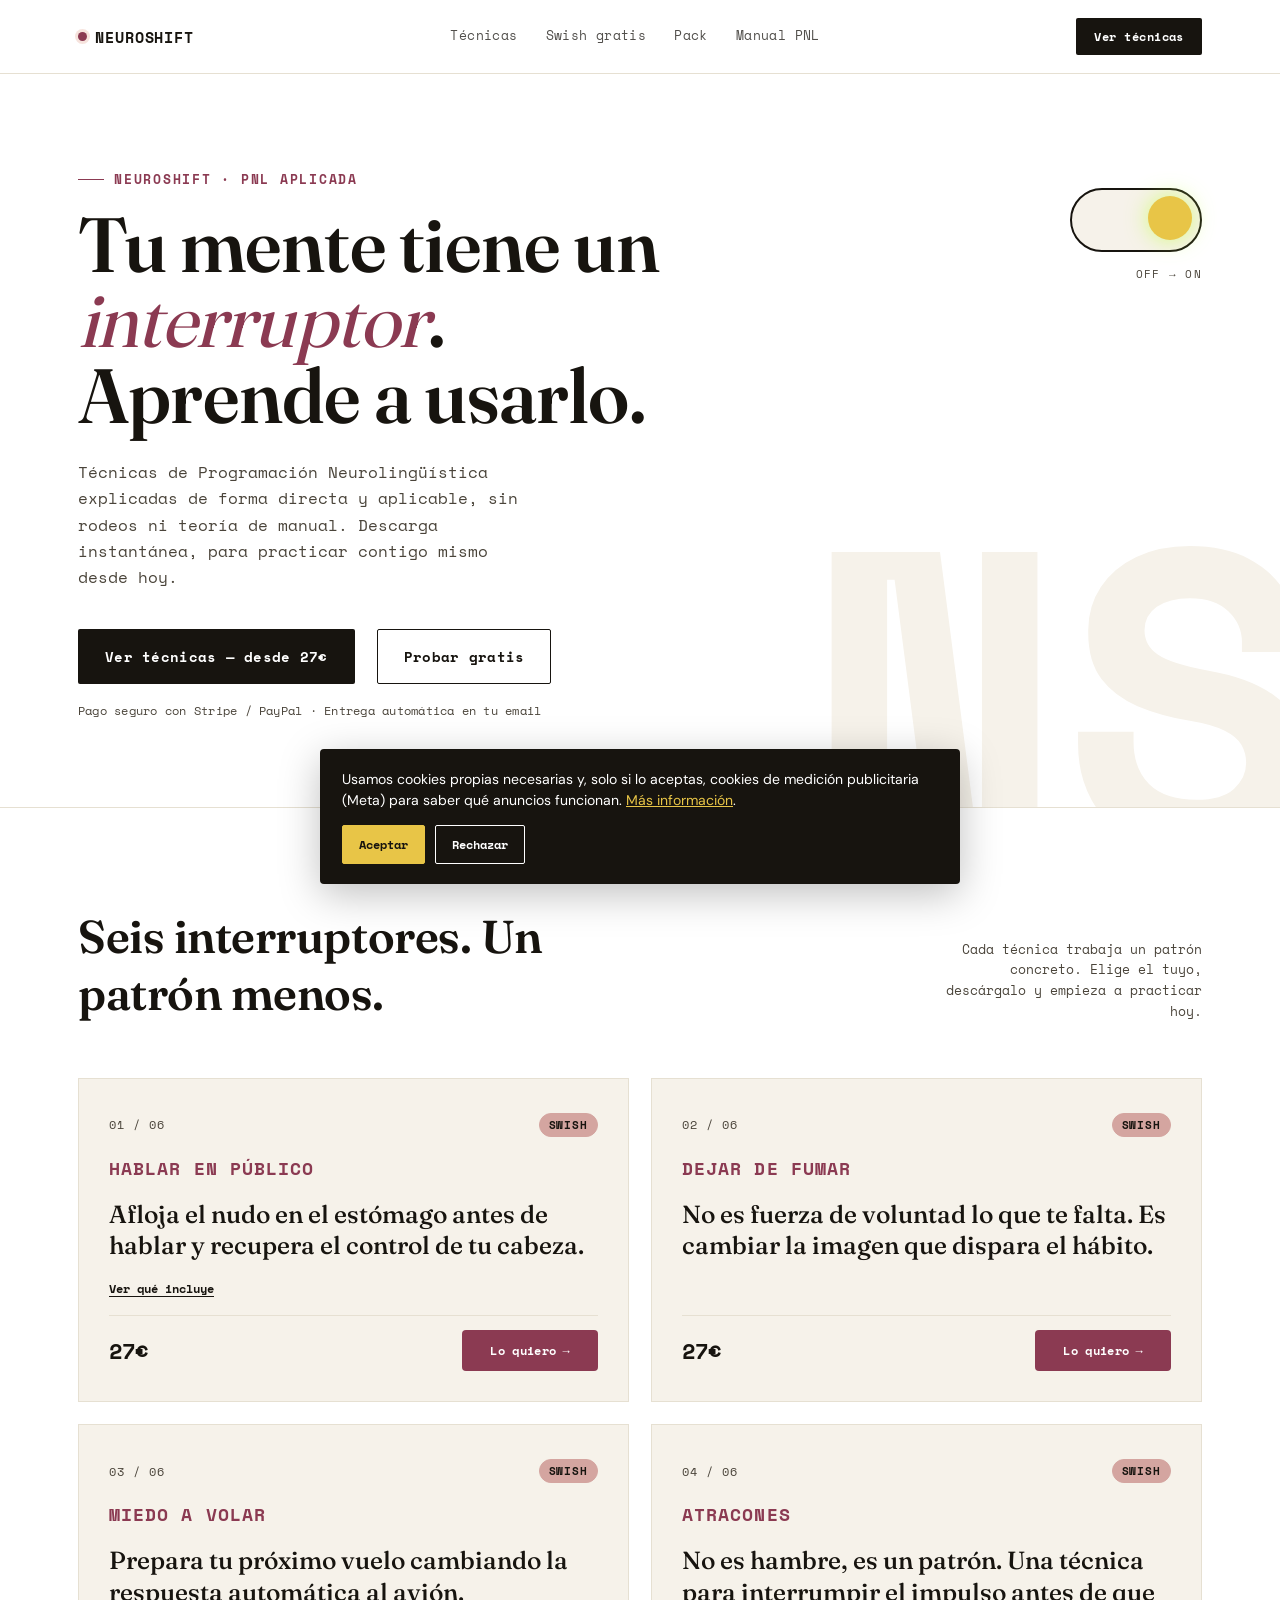
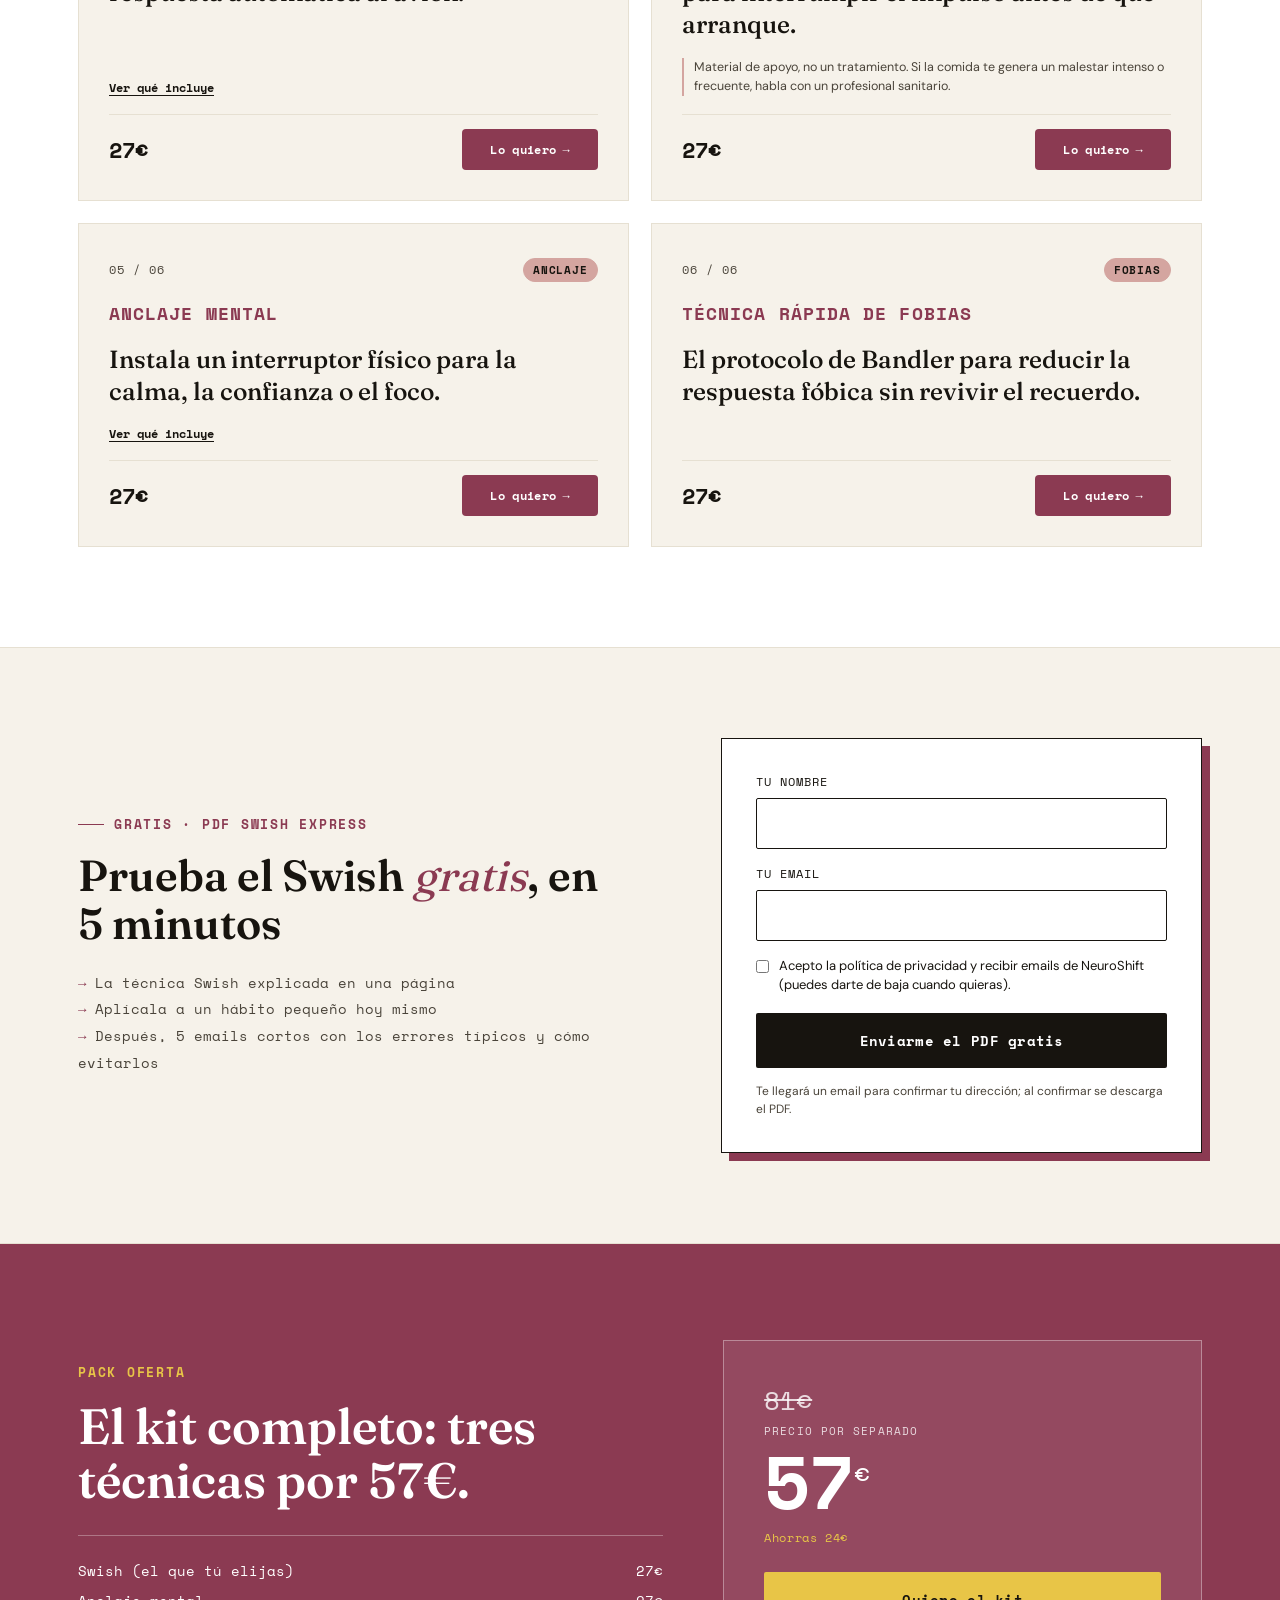
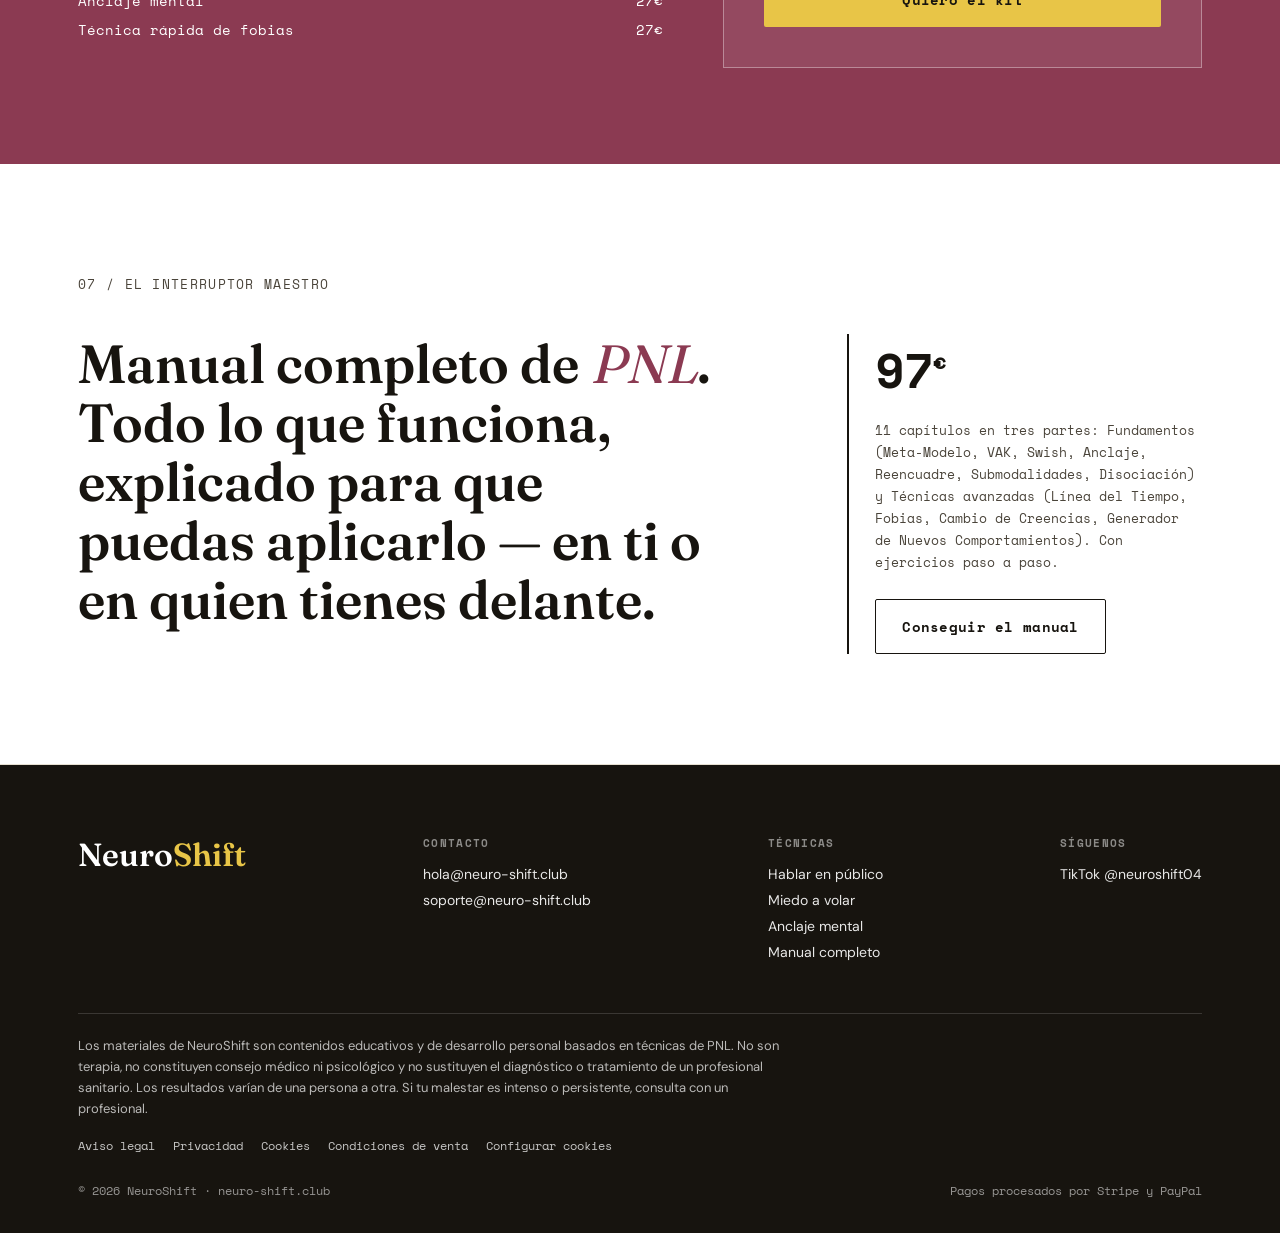
<file: index.html>
<!doctype html>
<html lang="es">
<head>
<meta charset="UTF-8">
<meta name="viewport" content="width=device-width, initial-scale=1.0">
<title>NeuroShift — PNL aplicada para cambiar patrones mentales</title>
<meta name="description" content="Técnicas de Programación Neurolingüística en formato directo: Swish, Anclaje y técnica rápida de fobias. Descarga instantánea en PDF.">
<meta property="og:title" content="NeuroShift — PNL aplicada para cambiar patrones mentales">
<meta property="og:description" content="Técnicas de Programación Neurolingüística en formato directo: Swish, Anclaje y técnica rápida de fobias. Descarga instantánea en PDF.">
<meta property="og:type" content="website">
<link rel="preload" href="/fonts/fraunces-latin-300-900-normal.woff2" as="font" type="font/woff2" crossorigin>
<style>
@font-face{font-family:'Fraunces';src:url('/fonts/fraunces-latin-300-900-normal.woff2') format('woff2');font-weight:300 900;font-style:normal;font-display:swap;}
@font-face{font-family:'Space Mono';src:url('/fonts/space-mono-latin-400-normal.woff2') format('woff2');font-weight:400;font-display:swap;}
@font-face{font-family:'Space Mono';src:url('/fonts/space-mono-latin-700-normal.woff2') format('woff2');font-weight:700;font-display:swap;}
@font-face{font-family:'DM Sans';src:url('/fonts/dm-sans-latin-400-700-normal.woff2') format('woff2');font-weight:400 700;font-display:swap;}
</style>
<link rel="stylesheet" href="/assets/site.css?v=2">

</head>
<body>
<header>
  <div class="nav">
    <div class="logo"><a href="/"><span class="dot"></span>NEUROSHIFT</a></div>
    <nav class="links">
      <a href="/#productos">Técnicas</a>
      <a href="/#gratis">Swish gratis</a>
      <a href="/#pack">Pack</a>
      <a href="/#manual">Manual PNL</a>
    </nav>
    <a href="/#productos" class="nav-cta">Ver técnicas</a>
  </div>
</header>

<section class="hero">
  <div class="wrap hero-grid">
    <div class="hero-copy">
      <p class="kicker">NeuroShift · PNL aplicada</p>
      <h1 class="hero-title">Tu mente tiene un <em>interruptor</em>.<br>Aprende a usarlo.</h1>
      <p class="hero-sub">Técnicas de Programación Neurolingüística explicadas de forma directa y aplicable, sin rodeos ni teoría de manual. Descarga instantánea, para practicar contigo mismo desde hoy.</p>
      <div class="hero-actions">
        <a href="#productos" class="btn btn-primary">Ver técnicas — desde 27€</a>
        <a href="#gratis" class="btn btn-outline">Probar gratis</a>
      </div>
      <p class="trust-line" style="margin-top:18px">Pago seguro con Stripe / PayPal · Entrega automática en tu email</p>
    </div>
    <div class="switch-deco">
      <div class="switch-pill" id="heroSwitch"><div class="switch-knob"></div></div>
      <span class="switch-label mono">OFF → ON</span>
    </div>
  </div>
  <div class="hero-bignum mono">NS</div>
</section>

<section class="section" id="productos">
  <div class="wrap">
    <div class="section-head reveal">
      <h2 class="section-title">Seis interruptores. Un patrón menos.</h2>
      <p class="section-note">Cada técnica trabaja un patrón concreto. Elige el tuyo, descárgalo y empieza a practicar hoy.</p>
    </div>
    <div class="products">
      <article class="card reveal">
        <div class="card-top">
          <span class="card-num mono">01 / 06</span>
          <span class="card-tag">SWISH</span>
        </div>
        <span class="card-name mono">HABLAR EN PÚBLICO</span>
        <h3 class="card-title">Afloja el nudo en el estómago antes de hablar y recupera el control de tu cabeza.</h3>
        <a class="card-more" href="/hablar-en-publico.html">Ver qué incluye</a>
        <div class="card-bottom">
          <span class="card-price">27€</span>
          <a href="https://buy.stripe.com/aFa00i3XFajhfb16tx6Zy00" class="card-cta" data-value="27" data-product="Swish Hablar en público">Lo quiero <span class="arrow">→</span></a>
        </div>
      </article>
      <article class="card reveal">
        <div class="card-top">
          <span class="card-num mono">02 / 06</span>
          <span class="card-tag">SWISH</span>
        </div>
        <span class="card-name mono">DEJAR DE FUMAR</span>
        <h3 class="card-title">No es fuerza de voluntad lo que te falta. Es cambiar la imagen que dispara el hábito.</h3>
        <div class="card-bottom">
          <span class="card-price">27€</span>
          <a href="https://buy.stripe.com/3cIaEW0Lt1MLgf5dVZ6Zy07" class="card-cta" data-value="27" data-product="Swish Dejar de fumar">Lo quiero <span class="arrow">→</span></a>
        </div>
      </article>
      <article class="card reveal">
        <div class="card-top">
          <span class="card-num mono">03 / 06</span>
          <span class="card-tag">SWISH</span>
        </div>
        <span class="card-name mono">MIEDO A VOLAR</span>
        <h3 class="card-title">Prepara tu próximo vuelo cambiando la respuesta automática al avión.</h3>
        <a class="card-more" href="/miedo-a-volar.html">Ver qué incluye</a>
        <div class="card-bottom">
          <span class="card-price">27€</span>
          <a href="https://buy.stripe.com/9B65kC2TBdvt7IzbNR6Zy01" class="card-cta" data-value="27" data-product="Swish Miedo a volar">Lo quiero <span class="arrow">→</span></a>
        </div>
      </article>
      <article class="card reveal">
        <div class="card-top">
          <span class="card-num mono">04 / 06</span>
          <span class="card-tag">SWISH</span>
        </div>
        <span class="card-name mono">ATRACONES</span>
        <h3 class="card-title">No es hambre, es un patrón. Una técnica para interrumpir el impulso antes de que arranque.</h3>
        <p class="card-note">Material de apoyo, no un tratamiento. Si la comida te genera un malestar intenso o frecuente, habla con un profesional sanitario.</p>
        <div class="card-bottom">
          <span class="card-price">27€</span>
          <a href="https://buy.stripe.com/bJe14mgKr8b98MD2dh6Zy02" class="card-cta" data-value="27" data-product="Swish Atracones">Lo quiero <span class="arrow">→</span></a>
        </div>
      </article>
      <article class="card reveal">
        <div class="card-top">
          <span class="card-num mono">05 / 06</span>
          <span class="card-tag">ANCLAJE</span>
        </div>
        <span class="card-name mono">ANCLAJE MENTAL</span>
        <h3 class="card-title">Instala un interruptor físico para la calma, la confianza o el foco.</h3>
        <a class="card-more" href="/anclaje.html">Ver qué incluye</a>
        <div class="card-bottom">
          <span class="card-price">27€</span>
          <a href="https://buy.stripe.com/3cI14m3XFfDB9QHbNR6Zy03" class="card-cta" data-value="27" data-product="Anclaje mental">Lo quiero <span class="arrow">→</span></a>
        </div>
      </article>
      <article class="card reveal">
        <div class="card-top">
          <span class="card-num mono">06 / 06</span>
          <span class="card-tag">FOBIAS</span>
        </div>
        <span class="card-name mono">TÉCNICA RÁPIDA DE FOBIAS</span>
        <h3 class="card-title">El protocolo de Bandler para reducir la respuesta fóbica sin revivir el recuerdo.</h3>
        <div class="card-bottom">
          <span class="card-price">27€</span>
          <a href="https://buy.stripe.com/3cI00idyf3UT4wn19d6Zy04" class="card-cta" data-value="27" data-product="Técnica rápida de fobias">Lo quiero <span class="arrow">→</span></a>
        </div>
      </article>

    </div>
  </div>
</section>

<section class="lead" id="gratis">
  <div class="wrap lead-grid">
    <div class="reveal">
      <p class="kicker">Gratis · PDF Swish Express</p>
      <h2 class="lead-title">Prueba el Swish <em>gratis</em>, en 5 minutos</h2>
      <ul class="lead-list">
        <li>La técnica Swish explicada en una página</li>
        <li>Aplícala a un hábito pequeño hoy mismo</li>
        <li>Después, 5 emails cortos con los errores típicos y cómo evitarlos</li>
      </ul>
      
    </div>
    <form class="lead-form reveal" data-lead action="https://app.kit.com/forms/9169770/subscriptions" method="post">
      <label for="lf-name">Tu nombre</label>
      <input id="lf-name" type="text" name="fields[first_name]" autocomplete="given-name">
      <label for="lf-email">Tu email</label>
      <input id="lf-email" type="email" name="email_address" required autocomplete="email">
      <label class="check"><input type="checkbox" required> <span>Acepto la <a href="/privacidad.html" target="_blank">política de privacidad</a> y recibir emails de NeuroShift (puedes darte de baja cuando quieras).</span></label>
      <button class="btn btn-primary" type="submit">Enviarme el PDF gratis</button>
      <p class="fine">Te llegará un email para confirmar tu dirección; al confirmar se descarga el PDF.</p>
    </form>
  </div>
</section>

<section class="pack" id="pack">
  <div class="wrap pack-grid">
    <div class="reveal">
      <p class="pack-kicker">Pack Oferta</p>
      <h2 class="pack-title">El kit completo: tres técnicas por 57€.</h2>
      <ul class="pack-items">
        <li><span>Swish (el que tú elijas)</span><span>27€</span></li>
        <li><span>Anclaje mental</span><span>27€</span></li>
        <li><span>Técnica rápida de fobias</span><span>27€</span></li>
      </ul>
    </div>
    <div class="pack-price-box reveal">
      <span class="pack-old mono">81€</span>
      <span class="pack-old-label">Precio por separado</span>
      <div class="pack-new mono">57<sup>€</sup></div>
      <p class="pack-save mono">Ahorras 24€</p>
      <a href="https://buy.stripe.com/eVqbJ02TB8b94wn4lp6Zy05" class="btn btn-lime" data-value="57" data-product="Pack 3 técnicas">Quiero el kit</a>
    </div>
  </div>
</section>

<section class="manual" id="manual">
  <div class="wrap manual-grid">
    <span class="manual-num mono">07 / EL INTERRUPTOR MAESTRO</span>
    <h2 class="manual-title">Manual completo de <span class="accent">PNL</span>. Todo lo que funciona, explicado para que puedas aplicarlo — en ti o en quien tienes delante.</h2>
    <div class="manual-side reveal">
      <div class="manual-price mono">97<sup>€</sup></div>
      <p class="mono">11 capítulos en tres partes: Fundamentos (Meta-Modelo, VAK, Swish, Anclaje, Reencuadre, Submodalidades, Disociación) y Técnicas avanzadas (Línea del Tiempo, Fobias, Cambio de Creencias, Generador de Nuevos Comportamientos). Con ejercicios paso a paso.</p>
      <a href="https://buy.stripe.com/5kQ7sKcub9fdgf5bNR6Zy06" class="btn btn-outline" data-value="97" data-product="Manual completo PNL">Conseguir el manual</a>
    </div>
  </div>
</section>
<footer>
  <div class="wrap">
    <div class="footer-grid">
      <div>
        <div class="footer-brand">Neuro<span>Shift</span></div>
      </div>
      <div class="footer-col">
        <h4>Contacto</h4>
        <a href="mailto:hola@neuro-shift.club">hola@neuro-shift.club</a>
        <a href="mailto:soporte@neuro-shift.club">soporte@neuro-shift.club</a>
      </div>
      <div class="footer-col">
        <h4>Técnicas</h4>
        <a href="/hablar-en-publico.html">Hablar en público</a>
        <a href="/miedo-a-volar.html">Miedo a volar</a>
        <a href="/anclaje.html">Anclaje mental</a>
        <a href="/#manual">Manual completo</a>
      </div>
      <div class="footer-col">
        <h4>Síguenos</h4>
        <a href="https://www.tiktok.com/@neuroshift04" target="_blank" rel="noopener">TikTok @neuroshift04</a>
      </div>
    </div>
    <p class="disclaimer">Los materiales de NeuroShift son contenidos educativos y de desarrollo personal basados en técnicas de PNL. No son terapia, no constituyen consejo médico ni psicológico y no sustituyen el diagnóstico o tratamiento de un profesional sanitario. Los resultados varían de una persona a otra. Si tu malestar es intenso o persistente, consulta con un profesional.</p>
    <div class="footer-legal">
      <a href="/aviso-legal.html">Aviso legal</a>
      <a href="/privacidad.html">Privacidad</a>
      <a href="/cookies.html">Cookies</a>
      <a href="/terminos.html">Condiciones de venta</a>
      <button type="button" onclick="NS.openSettings()">Configurar cookies</button>
    </div>
    <div class="footer-bottom">
      <span>© 2026 NeuroShift · neuro-shift.club</span>
      <span>Pagos procesados por Stripe y PayPal</span>
    </div>
  </div>
</footer>
<script src="/assets/consent.js?v=2"></script>
<script>
  var reduced = window.matchMedia('(prefers-reduced-motion: reduce)').matches;
  var items = document.querySelectorAll('.reveal');
  if (reduced || !('IntersectionObserver' in window)) {
    items.forEach(function(el){ el.classList.add('is-visible'); });
  } else {
    var io = new IntersectionObserver(function(entries){
      entries.forEach(function(entry, i){
        if (entry.isIntersecting) {
          setTimeout(function(){ entry.target.classList.add('is-visible'); }, i * 60);
          io.unobserve(entry.target);
        }
      });
    }, { threshold: 0.12 });
    items.forEach(function(el){ io.observe(el); });
  }
  var heroSwitch = document.getElementById('heroSwitch');
  if (heroSwitch) { setTimeout(function(){ heroSwitch.classList.add('on'); }, reduced ? 0 : 500); }
</script>
</body>
</html>
</file>
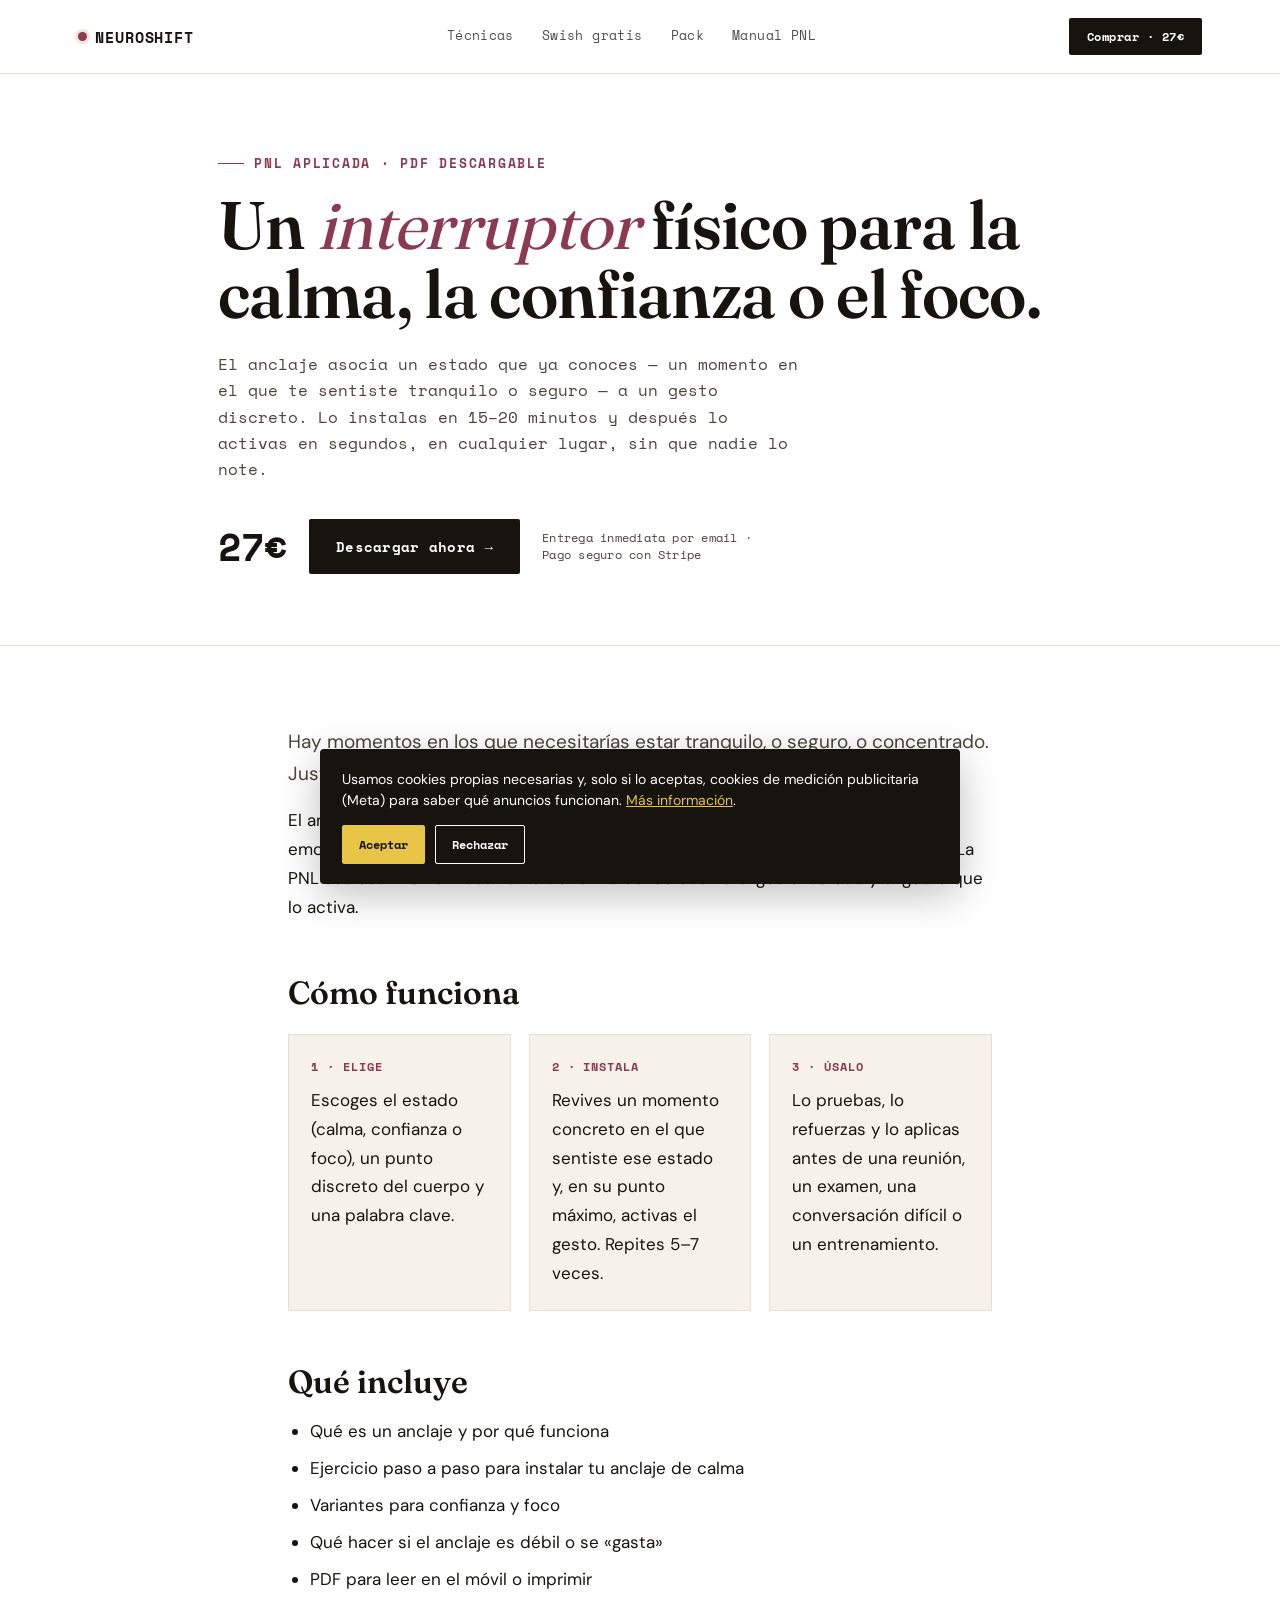
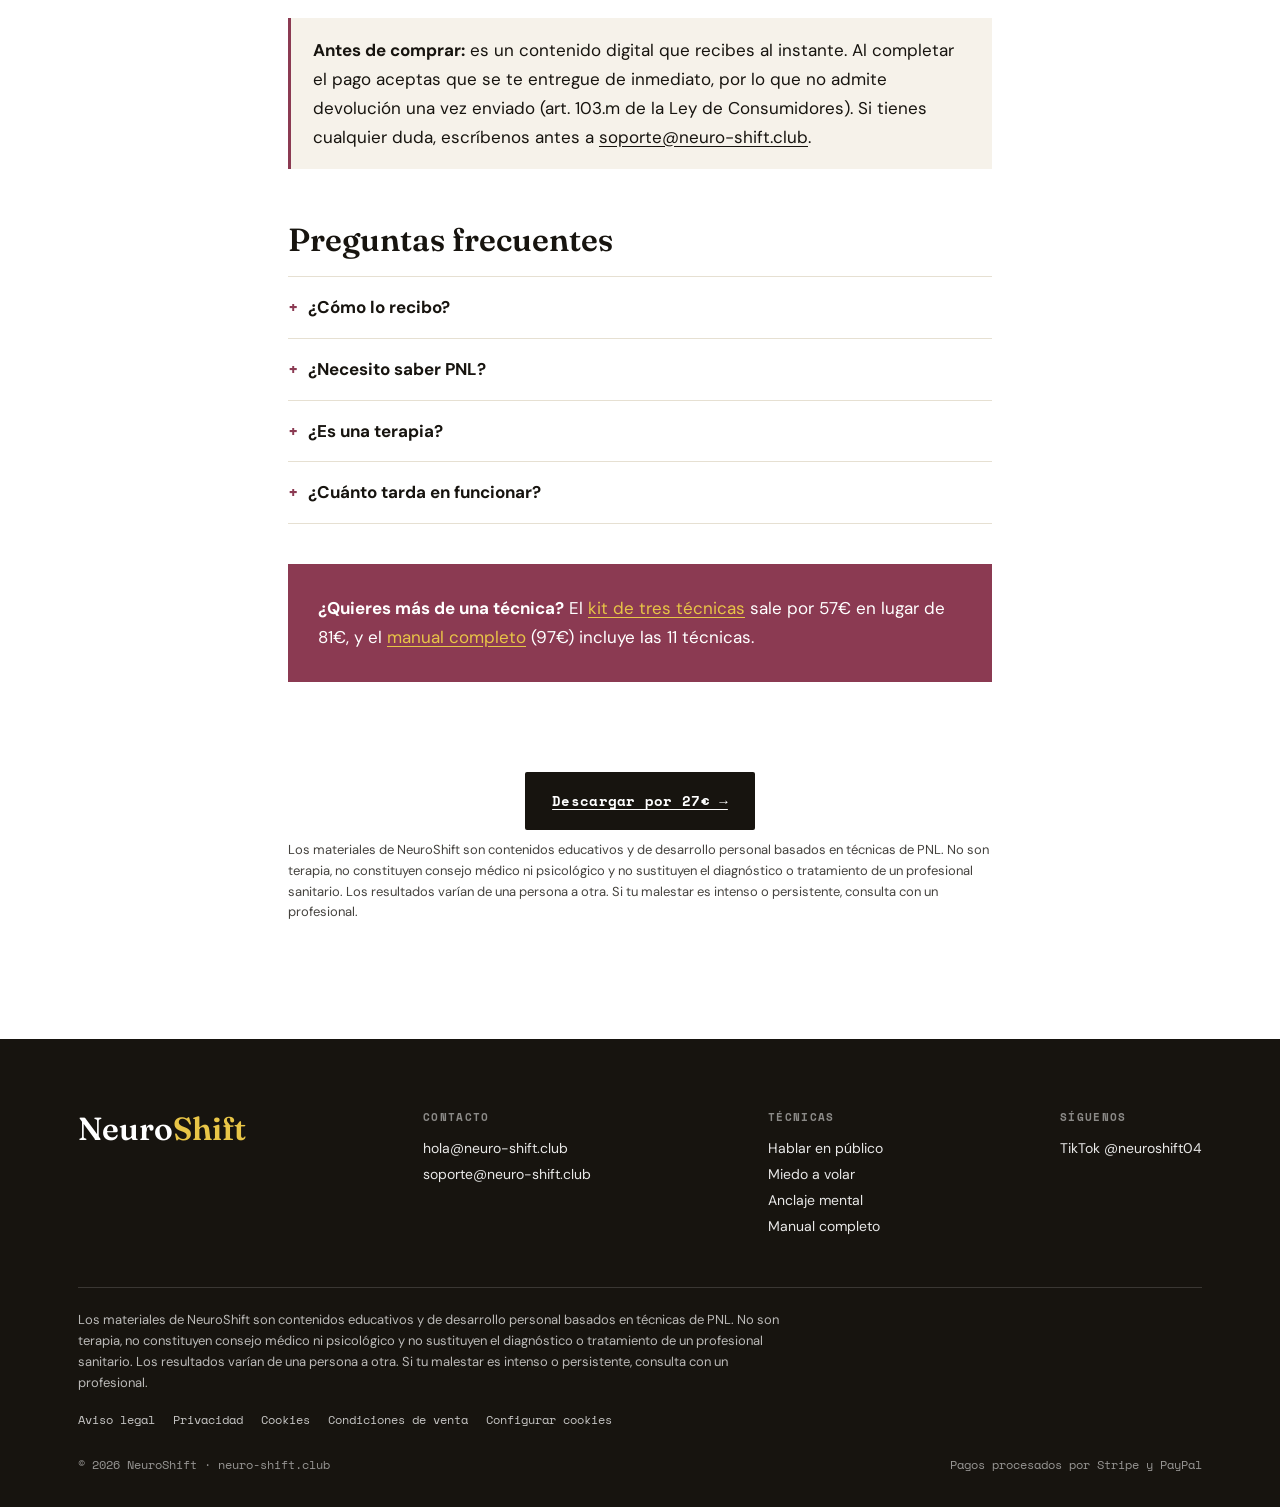
<file: anclaje.html>
<!doctype html>
<html lang="es">
<head>
<meta charset="UTF-8">
<meta name="viewport" content="width=device-width, initial-scale=1.0">
<title>Anclaje mental: instala tu interruptor | NeuroShift</title>
<meta name="description" content="Técnica de anclaje de PNL para activar calma, confianza o foco en segundos con un gesto discreto. PDF descargable.">
<meta property="og:title" content="Anclaje mental: instala tu interruptor | NeuroShift">
<meta property="og:description" content="Técnica de anclaje de PNL para activar calma, confianza o foco en segundos con un gesto discreto. PDF descargable.">
<meta property="og:type" content="website">
<link rel="preload" href="/fonts/fraunces-latin-300-900-normal.woff2" as="font" type="font/woff2" crossorigin>
<style>
@font-face{font-family:'Fraunces';src:url('/fonts/fraunces-latin-300-900-normal.woff2') format('woff2');font-weight:300 900;font-style:normal;font-display:swap;}
@font-face{font-family:'Space Mono';src:url('/fonts/space-mono-latin-400-normal.woff2') format('woff2');font-weight:400;font-display:swap;}
@font-face{font-family:'Space Mono';src:url('/fonts/space-mono-latin-700-normal.woff2') format('woff2');font-weight:700;font-display:swap;}
@font-face{font-family:'DM Sans';src:url('/fonts/dm-sans-latin-400-700-normal.woff2') format('woff2');font-weight:400 700;font-display:swap;}
</style>
<link rel="stylesheet" href="/assets/site.css?v=2">

</head>
<body>
<header>
  <div class="nav">
    <div class="logo"><a href="/"><span class="dot"></span>NEUROSHIFT</a></div>
    <nav class="links">
      <a href="/#productos">Técnicas</a>
      <a href="/#gratis">Swish gratis</a>
      <a href="/#pack">Pack</a>
      <a href="/#manual">Manual PNL</a>
    </nav>
    <a href="https://buy.stripe.com/3cI14m3XFfDB9QHbNR6Zy03" class="nav-cta">Comprar · 27€</a>
  </div>
</header>

<section class="lp-hero">
  <div class="wrap">
    <p class="kicker">PNL aplicada · PDF descargable</p>
    <h1 class="lp-title">Un <em>interruptor</em> físico para la calma, la confianza o el foco.</h1>
    <p class="lp-sub">El anclaje asocia un estado que ya conoces — un momento en el que te sentiste tranquilo o seguro — a un gesto discreto. Lo instalas en 15–20 minutos y después lo activas en segundos, en cualquier lugar, sin que nadie lo note.</p>
    <div class="buybox">
      <span class="price">27€</span>
      <a href="https://buy.stripe.com/3cI14m3XFfDB9QHbNR6Zy03" class="btn btn-primary" data-value="27" data-product="Anclaje mental">Descargar ahora →</a>
      <span class="trust-line">Entrega inmediata por email · Pago seguro con Stripe</span>
    </div>
  </div>
</section>

<main class="page">
  <div class="prose">
    <p class="lede">Hay momentos en los que necesitarías estar tranquilo, o seguro, o concentrado. Justo ahora. Y justo ahora es cuando no sale.</p>
    <p>El anclaje parte de algo que ya conoces: los estímulos se asocian a estados emocionales. Una canción te devuelve a un verano; un olor, a la casa de tu infancia. La PNL usa ese mismo mecanismo de forma deliberada: tú eliges el estado y el gesto que lo activa.</p>
    <h2>Cómo funciona</h2>
    <div class="steps">
<div class="step"><b>1 · ELIGE</b>Escoges el estado (calma, confianza o foco), un punto discreto del cuerpo y una palabra clave.</div>
<div class="step"><b>2 · INSTALA</b>Revives un momento concreto en el que sentiste ese estado y, en su punto máximo, activas el gesto. Repites 5–7 veces.</div>
<div class="step"><b>3 · ÚSALO</b>Lo pruebas, lo refuerzas y lo aplicas antes de una reunión, un examen, una conversación difícil o un entrenamiento.</div>
    </div>
    <h2>Qué incluye</h2>
    <ul>
<li>Qué es un anclaje y por qué funciona</li>
<li>Ejercicio paso a paso para instalar tu anclaje de calma</li>
<li>Variantes para confianza y foco</li>
<li>Qué hacer si el anclaje es débil o se «gasta»</li>
<li>PDF para leer en el móvil o imprimir</li>
    </ul>
    <div class="callout"><strong>Antes de comprar:</strong> es un contenido digital que recibes al instante. Al completar el pago aceptas que se te entregue de inmediato, por lo que no admite devolución una vez enviado (art. 103.m de la Ley de Consumidores). Si tienes cualquier duda, escríbenos antes a <a href="mailto:soporte@neuro-shift.club">soporte@neuro-shift.club</a>.</div>
    <h2>Preguntas frecuentes</h2>
    <div class="faq">
<details><summary>¿Cómo lo recibo?</summary><p>Nada más pagar te llega un email con el PDF. Si no lo ves en unos minutos, revisa la carpeta de spam o promociones, o escríbenos a soporte@neuro-shift.club.</p></details>
<details><summary>¿Necesito saber PNL?</summary><p>No. Está escrito para aplicarlo desde cero: cada paso explica qué hacer y qué deberías notar.</p></details>
<details><summary>¿Es una terapia?</summary><p>No. Es material educativo de desarrollo personal. Si lo que sientes es muy intenso, persistente o te limita mucho en tu día a día, lo adecuado es consultar con un profesional sanitario.</p></details>
<details><summary>¿Cuánto tarda en funcionar?</summary><p>La instalación lleva 15–20 minutos. A partir de ahí, la activación es de segundos; cuanto más lo uses y lo refuerces, más fiable se vuelve.</p></details>
    </div>
    <div class="upsell">
      <strong>¿Quieres más de una técnica?</strong> El <a href="/#pack">kit de tres técnicas</a> sale por 57€ en lugar de 81€, y el <a href="/#manual">manual completo</a> (97€) incluye las 11 técnicas.
    </div>
    <div class="final-cta">
      <a href="https://buy.stripe.com/3cI14m3XFfDB9QHbNR6Zy03" class="btn btn-primary" data-value="27" data-product="Anclaje mental">Descargar por 27€ →</a>
    </div>
    <p class="disclaimer" style="opacity:.8">Los materiales de NeuroShift son contenidos educativos y de desarrollo personal basados en técnicas de PNL. No son terapia, no constituyen consejo médico ni psicológico y no sustituyen el diagnóstico o tratamiento de un profesional sanitario. Los resultados varían de una persona a otra. Si tu malestar es intenso o persistente, consulta con un profesional.</p>
  </div>
</main>
<footer>
  <div class="wrap">
    <div class="footer-grid">
      <div>
        <div class="footer-brand">Neuro<span>Shift</span></div>
      </div>
      <div class="footer-col">
        <h4>Contacto</h4>
        <a href="mailto:hola@neuro-shift.club">hola@neuro-shift.club</a>
        <a href="mailto:soporte@neuro-shift.club">soporte@neuro-shift.club</a>
      </div>
      <div class="footer-col">
        <h4>Técnicas</h4>
        <a href="/hablar-en-publico.html">Hablar en público</a>
        <a href="/miedo-a-volar.html">Miedo a volar</a>
        <a href="/anclaje.html">Anclaje mental</a>
        <a href="/#manual">Manual completo</a>
      </div>
      <div class="footer-col">
        <h4>Síguenos</h4>
        <a href="https://www.tiktok.com/@neuroshift04" target="_blank" rel="noopener">TikTok @neuroshift04</a>
      </div>
    </div>
    <p class="disclaimer">Los materiales de NeuroShift son contenidos educativos y de desarrollo personal basados en técnicas de PNL. No son terapia, no constituyen consejo médico ni psicológico y no sustituyen el diagnóstico o tratamiento de un profesional sanitario. Los resultados varían de una persona a otra. Si tu malestar es intenso o persistente, consulta con un profesional.</p>
    <div class="footer-legal">
      <a href="/aviso-legal.html">Aviso legal</a>
      <a href="/privacidad.html">Privacidad</a>
      <a href="/cookies.html">Cookies</a>
      <a href="/terminos.html">Condiciones de venta</a>
      <button type="button" onclick="NS.openSettings()">Configurar cookies</button>
    </div>
    <div class="footer-bottom">
      <span>© 2026 NeuroShift · neuro-shift.club</span>
      <span>Pagos procesados por Stripe y PayPal</span>
    </div>
  </div>
</footer>
<script src="/assets/consent.js?v=2"></script>
</body>
</html>
</file>
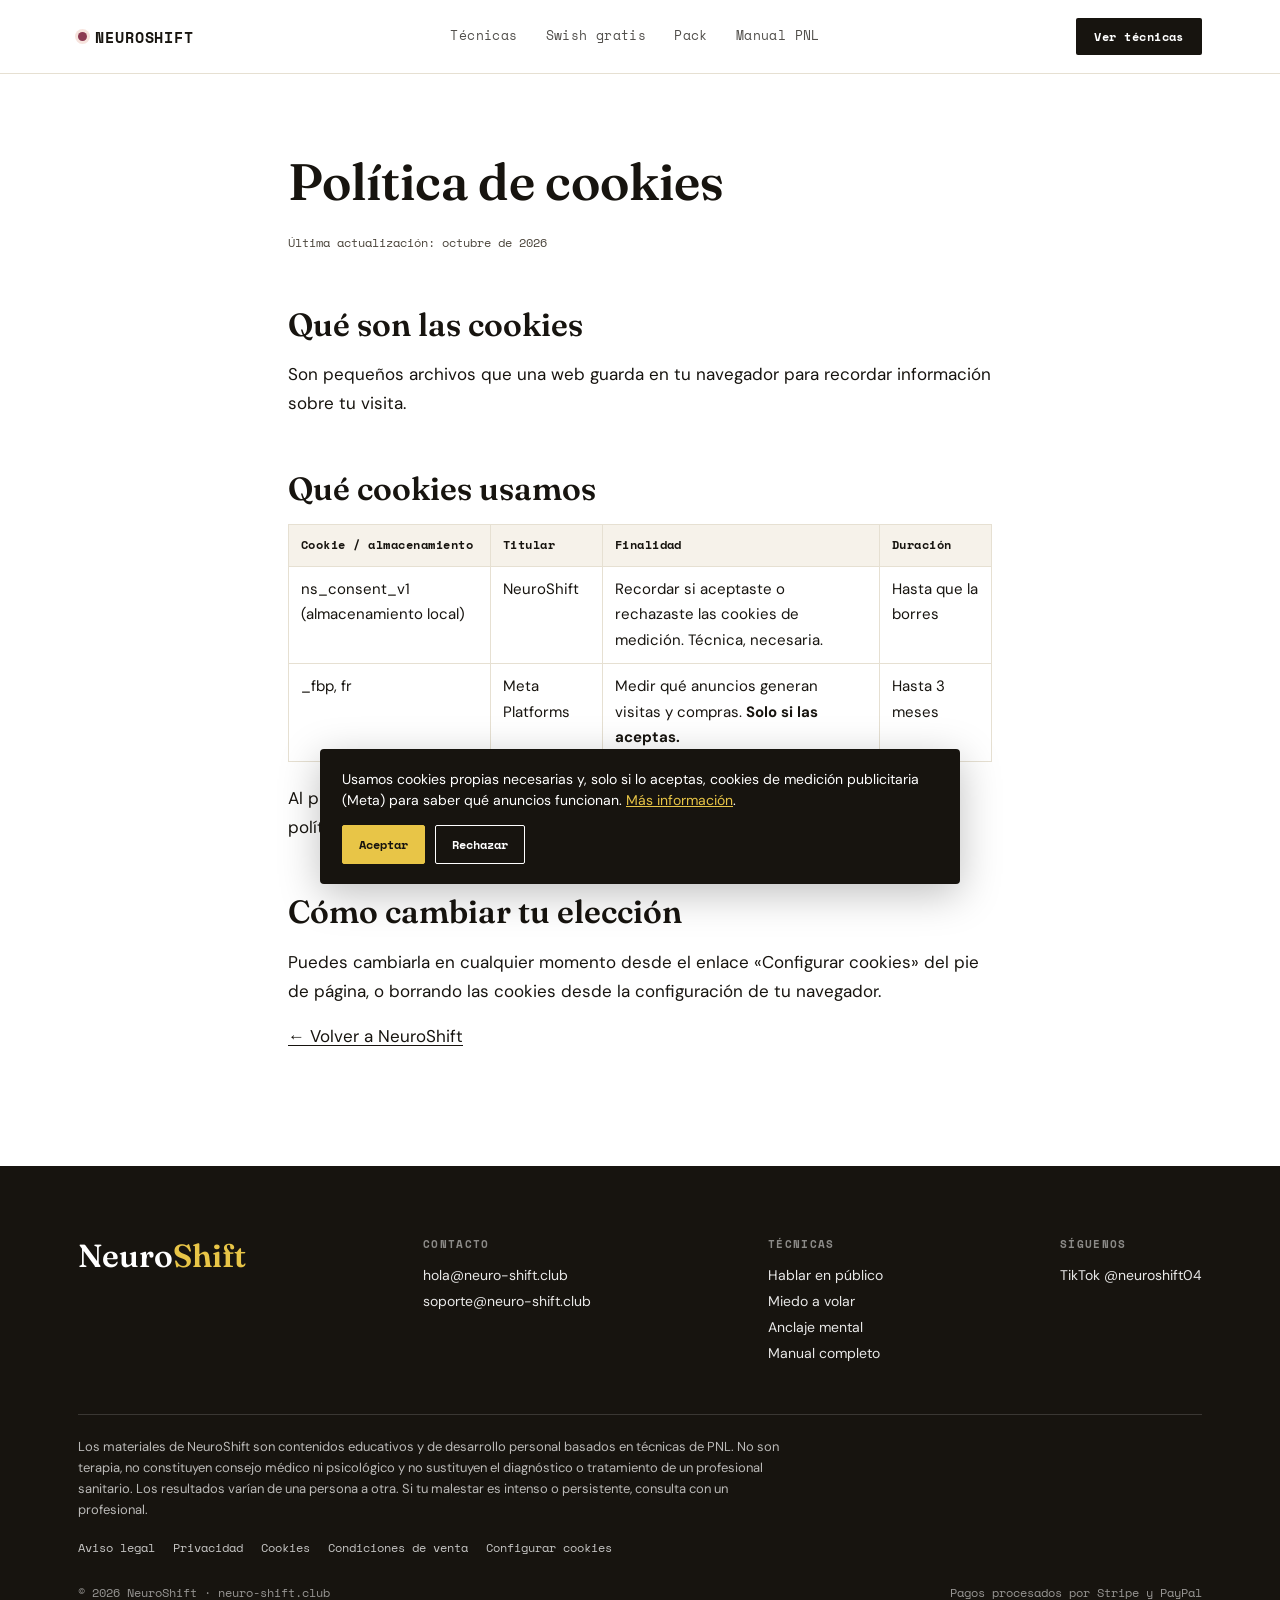
<file: cookies.html>
<!doctype html>
<html lang="es">
<head>
<meta charset="UTF-8">
<meta name="viewport" content="width=device-width, initial-scale=1.0">
<title>Política de cookies | NeuroShift</title>
<meta name="description" content="Política de cookies de neuro-shift.club">
<meta property="og:title" content="Política de cookies | NeuroShift">
<meta property="og:description" content="Política de cookies de neuro-shift.club">
<meta property="og:type" content="website">
<link rel="preload" href="/fonts/fraunces-latin-300-900-normal.woff2" as="font" type="font/woff2" crossorigin>
<style>
@font-face{font-family:'Fraunces';src:url('/fonts/fraunces-latin-300-900-normal.woff2') format('woff2');font-weight:300 900;font-style:normal;font-display:swap;}
@font-face{font-family:'Space Mono';src:url('/fonts/space-mono-latin-400-normal.woff2') format('woff2');font-weight:400;font-display:swap;}
@font-face{font-family:'Space Mono';src:url('/fonts/space-mono-latin-700-normal.woff2') format('woff2');font-weight:700;font-display:swap;}
@font-face{font-family:'DM Sans';src:url('/fonts/dm-sans-latin-400-700-normal.woff2') format('woff2');font-weight:400 700;font-display:swap;}
</style>
<link rel="stylesheet" href="/assets/site.css?v=2">

</head>
<body>
<header>
  <div class="nav">
    <div class="logo"><a href="/"><span class="dot"></span>NEUROSHIFT</a></div>
    <nav class="links">
      <a href="/#productos">Técnicas</a>
      <a href="/#gratis">Swish gratis</a>
      <a href="/#pack">Pack</a>
      <a href="/#manual">Manual PNL</a>
    </nav>
    <a href="/#productos" class="nav-cta">Ver técnicas</a>
  </div>
</header>

<main class="page">
  <div class="prose">
    <h1>Política de cookies</h1>
    <p class="meta">Última actualización: octubre de 2026</p>

    <h2>Qué son las cookies</h2>
    <p>Son pequeños archivos que una web guarda en tu navegador para recordar información sobre tu visita.</p>
    <h2>Qué cookies usamos</h2>
    <table>
      <tr><th>Cookie / almacenamiento</th><th>Titular</th><th>Finalidad</th><th>Duración</th></tr>
      <tr><td>ns_consent_v1 (almacenamiento local)</td><td>NeuroShift</td><td>Recordar si aceptaste o rechazaste las cookies de medición. Técnica, necesaria.</td><td>Hasta que la borres</td></tr>
      <tr><td>_fbp, fr</td><td>Meta Platforms</td><td>Medir qué anuncios generan visitas y compras. <strong>Solo si las aceptas.</strong></td><td>Hasta 3 meses</td></tr>
    </table>
    <p>Al pulsar en «Comprar» pasas a la página de pago de Stripe, que aplica su propia política de cookies.</p>
    <h2>Cómo cambiar tu elección</h2>
    <p>Puedes cambiarla en cualquier momento desde el enlace «Configurar cookies» del pie de página, o borrando las cookies desde la configuración de tu navegador.</p>

    <p><a href="/">← Volver a NeuroShift</a></p>
  </div>
</main>
<footer>
  <div class="wrap">
    <div class="footer-grid">
      <div>
        <div class="footer-brand">Neuro<span>Shift</span></div>
      </div>
      <div class="footer-col">
        <h4>Contacto</h4>
        <a href="mailto:hola@neuro-shift.club">hola@neuro-shift.club</a>
        <a href="mailto:soporte@neuro-shift.club">soporte@neuro-shift.club</a>
      </div>
      <div class="footer-col">
        <h4>Técnicas</h4>
        <a href="/hablar-en-publico.html">Hablar en público</a>
        <a href="/miedo-a-volar.html">Miedo a volar</a>
        <a href="/anclaje.html">Anclaje mental</a>
        <a href="/#manual">Manual completo</a>
      </div>
      <div class="footer-col">
        <h4>Síguenos</h4>
        <a href="https://www.tiktok.com/@neuroshift04" target="_blank" rel="noopener">TikTok @neuroshift04</a>
      </div>
    </div>
    <p class="disclaimer">Los materiales de NeuroShift son contenidos educativos y de desarrollo personal basados en técnicas de PNL. No son terapia, no constituyen consejo médico ni psicológico y no sustituyen el diagnóstico o tratamiento de un profesional sanitario. Los resultados varían de una persona a otra. Si tu malestar es intenso o persistente, consulta con un profesional.</p>
    <div class="footer-legal">
      <a href="/aviso-legal.html">Aviso legal</a>
      <a href="/privacidad.html">Privacidad</a>
      <a href="/cookies.html">Cookies</a>
      <a href="/terminos.html">Condiciones de venta</a>
      <button type="button" onclick="NS.openSettings()">Configurar cookies</button>
    </div>
    <div class="footer-bottom">
      <span>© 2026 NeuroShift · neuro-shift.club</span>
      <span>Pagos procesados por Stripe y PayPal</span>
    </div>
  </div>
</footer>
<script src="/assets/consent.js?v=2"></script>
</body>
</html>
</file>
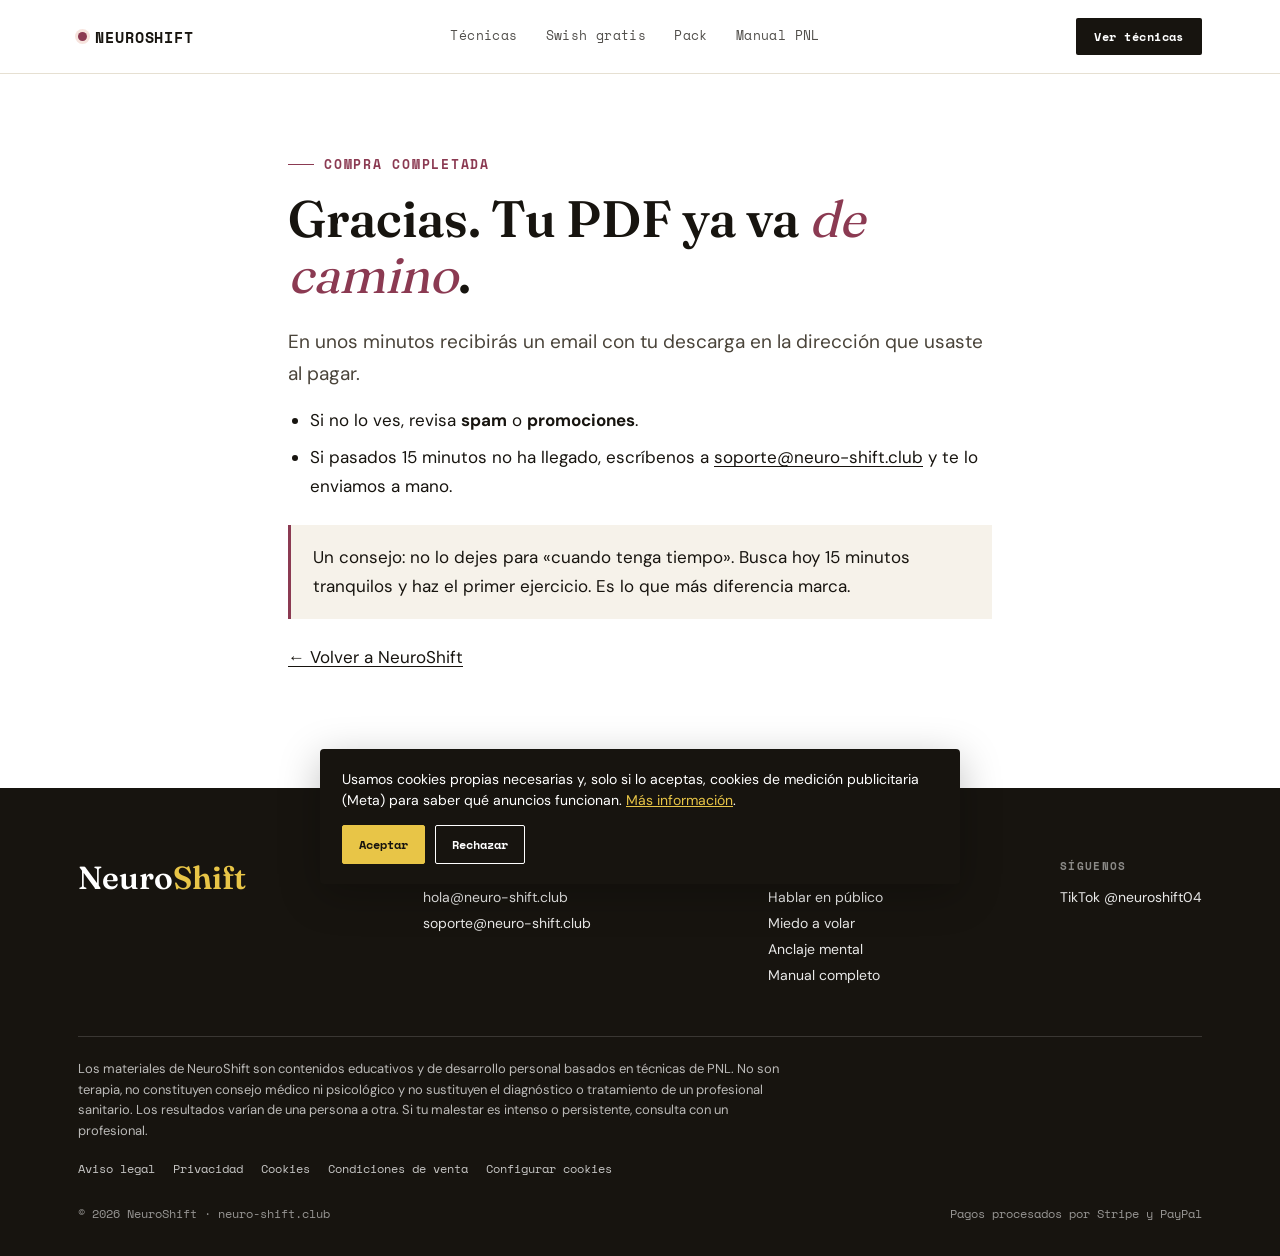
<file: gracias.html>
<!doctype html>
<html lang="es">
<head>
<meta charset="UTF-8">
<meta name="viewport" content="width=device-width, initial-scale=1.0">
<title>Gracias por tu compra | NeuroShift</title>
<meta name="description" content="Tu compra se ha completado.">
<meta name="robots" content="noindex">
<meta property="og:title" content="Gracias por tu compra | NeuroShift">
<meta property="og:description" content="Tu compra se ha completado.">
<meta property="og:type" content="website">
<link rel="preload" href="/fonts/fraunces-latin-300-900-normal.woff2" as="font" type="font/woff2" crossorigin>
<style>
@font-face{font-family:'Fraunces';src:url('/fonts/fraunces-latin-300-900-normal.woff2') format('woff2');font-weight:300 900;font-style:normal;font-display:swap;}
@font-face{font-family:'Space Mono';src:url('/fonts/space-mono-latin-400-normal.woff2') format('woff2');font-weight:400;font-display:swap;}
@font-face{font-family:'Space Mono';src:url('/fonts/space-mono-latin-700-normal.woff2') format('woff2');font-weight:700;font-display:swap;}
@font-face{font-family:'DM Sans';src:url('/fonts/dm-sans-latin-400-700-normal.woff2') format('woff2');font-weight:400 700;font-display:swap;}
</style>
<link rel="stylesheet" href="/assets/site.css?v=2">

</head>
<body>
<header>
  <div class="nav">
    <div class="logo"><a href="/"><span class="dot"></span>NEUROSHIFT</a></div>
    <nav class="links">
      <a href="/#productos">Técnicas</a>
      <a href="/#gratis">Swish gratis</a>
      <a href="/#pack">Pack</a>
      <a href="/#manual">Manual PNL</a>
    </nav>
    <a href="/#productos" class="nav-cta">Ver técnicas</a>
  </div>
</header>

<main class="page">
  <div class="prose">
    <p class="kicker">Compra completada</p>
    <h1>Gracias. Tu PDF ya va <em>de camino</em>.</h1>
    <p class="lede">En unos minutos recibirás un email con tu descarga en la dirección que usaste al pagar.</p>
    <ul>
      <li>Si no lo ves, revisa <strong>spam</strong> o <strong>promociones</strong>.</li>
      <li>Si pasados 15 minutos no ha llegado, escríbenos a <a href="mailto:soporte@neuro-shift.club">soporte@neuro-shift.club</a> y te lo enviamos a mano.</li>
    </ul>
    <div class="callout">Un consejo: no lo dejes para «cuando tenga tiempo». Busca hoy 15 minutos tranquilos y haz el primer ejercicio. Es lo que más diferencia marca.</div>
    <p><a href="/">← Volver a NeuroShift</a></p>
  </div>
</main>
<script>
(function(){
  var V = {"publico": [27, "Swish Hablar en público"], "fumar": [27, "Swish Dejar de fumar"], "volar": [27, "Swish Miedo a volar"], "atracones": [27, "Swish Atracones"], "anclaje": [27, "Anclaje mental"], "fobias": [27, "Técnica rápida de fobias"], "pack": [57, "Pack 3 técnicas"], "manual": [97, "Manual completo PNL"]};
  var p = new URLSearchParams(location.search).get('p');
  var item = V[p] || null;
  window.addEventListener('DOMContentLoaded', function(){
    var data = item ? {value: item[0], currency: 'EUR', content_name: item[1]} : {currency: 'EUR'};
    try { if (!sessionStorage.getItem('ns_purchase_' + (p||'x'))) { NS.track('Purchase', data); sessionStorage.setItem('ns_purchase_' + (p||'x'), '1'); } }
    catch(e) { NS.track('Purchase', data); }
  });
})();
</script>
<footer>
  <div class="wrap">
    <div class="footer-grid">
      <div>
        <div class="footer-brand">Neuro<span>Shift</span></div>
      </div>
      <div class="footer-col">
        <h4>Contacto</h4>
        <a href="mailto:hola@neuro-shift.club">hola@neuro-shift.club</a>
        <a href="mailto:soporte@neuro-shift.club">soporte@neuro-shift.club</a>
      </div>
      <div class="footer-col">
        <h4>Técnicas</h4>
        <a href="/hablar-en-publico.html">Hablar en público</a>
        <a href="/miedo-a-volar.html">Miedo a volar</a>
        <a href="/anclaje.html">Anclaje mental</a>
        <a href="/#manual">Manual completo</a>
      </div>
      <div class="footer-col">
        <h4>Síguenos</h4>
        <a href="https://www.tiktok.com/@neuroshift04" target="_blank" rel="noopener">TikTok @neuroshift04</a>
      </div>
    </div>
    <p class="disclaimer">Los materiales de NeuroShift son contenidos educativos y de desarrollo personal basados en técnicas de PNL. No son terapia, no constituyen consejo médico ni psicológico y no sustituyen el diagnóstico o tratamiento de un profesional sanitario. Los resultados varían de una persona a otra. Si tu malestar es intenso o persistente, consulta con un profesional.</p>
    <div class="footer-legal">
      <a href="/aviso-legal.html">Aviso legal</a>
      <a href="/privacidad.html">Privacidad</a>
      <a href="/cookies.html">Cookies</a>
      <a href="/terminos.html">Condiciones de venta</a>
      <button type="button" onclick="NS.openSettings()">Configurar cookies</button>
    </div>
    <div class="footer-bottom">
      <span>© 2026 NeuroShift · neuro-shift.club</span>
      <span>Pagos procesados por Stripe y PayPal</span>
    </div>
  </div>
</footer>
<script src="/assets/consent.js?v=2"></script>
</body>
</html>
</file>
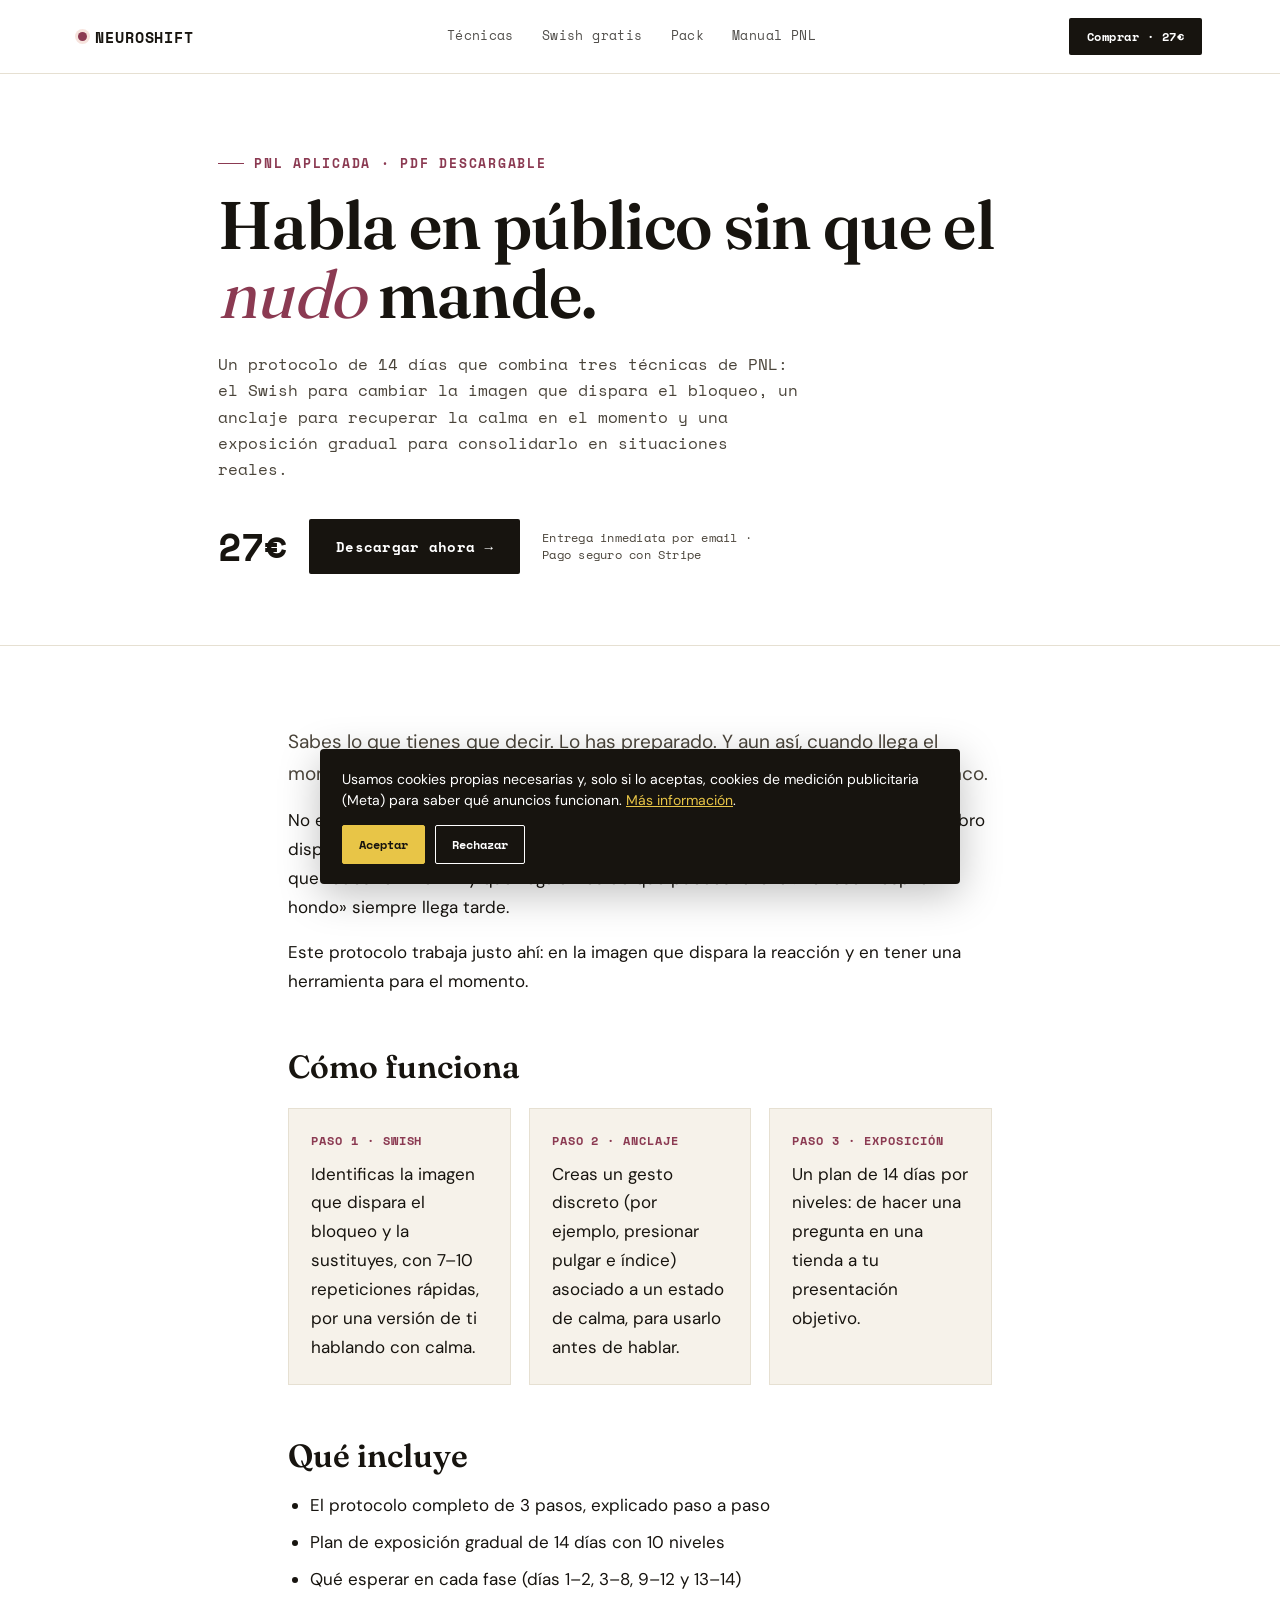
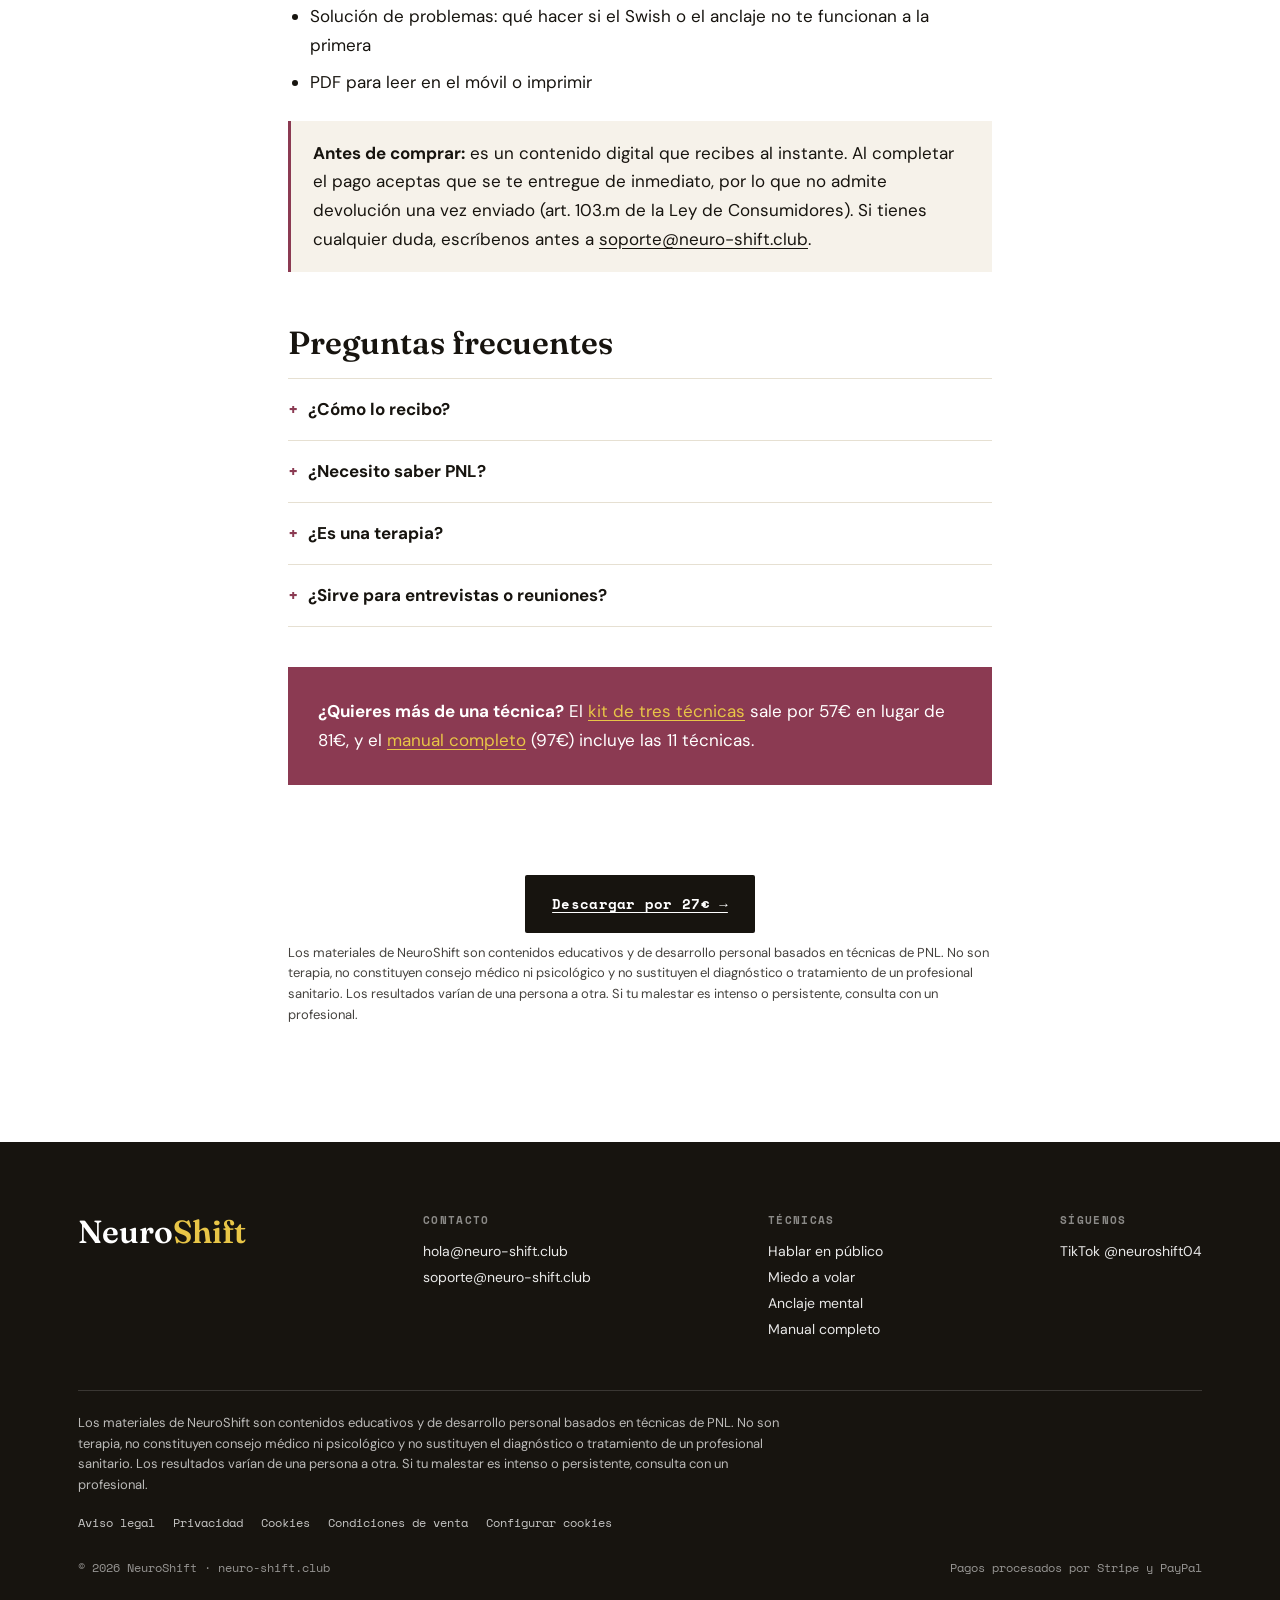
<file: hablar-en-publico.html>
<!doctype html>
<html lang="es">
<head>
<meta charset="UTF-8">
<meta name="viewport" content="width=device-width, initial-scale=1.0">
<title>Swish para hablar en público y ansiedad social | NeuroShift</title>
<meta name="description" content="Protocolo de PNL en 3 pasos (Swish, anclaje y exposición gradual) para dejar de bloquearte al hablar en público. PDF descargable.">
<meta property="og:title" content="Swish para hablar en público y ansiedad social | NeuroShift">
<meta property="og:description" content="Protocolo de PNL en 3 pasos (Swish, anclaje y exposición gradual) para dejar de bloquearte al hablar en público. PDF descargable.">
<meta property="og:type" content="website">
<link rel="preload" href="/fonts/fraunces-latin-300-900-normal.woff2" as="font" type="font/woff2" crossorigin>
<style>
@font-face{font-family:'Fraunces';src:url('/fonts/fraunces-latin-300-900-normal.woff2') format('woff2');font-weight:300 900;font-style:normal;font-display:swap;}
@font-face{font-family:'Space Mono';src:url('/fonts/space-mono-latin-400-normal.woff2') format('woff2');font-weight:400;font-display:swap;}
@font-face{font-family:'Space Mono';src:url('/fonts/space-mono-latin-700-normal.woff2') format('woff2');font-weight:700;font-display:swap;}
@font-face{font-family:'DM Sans';src:url('/fonts/dm-sans-latin-400-700-normal.woff2') format('woff2');font-weight:400 700;font-display:swap;}
</style>
<link rel="stylesheet" href="/assets/site.css?v=2">

</head>
<body>
<header>
  <div class="nav">
    <div class="logo"><a href="/"><span class="dot"></span>NEUROSHIFT</a></div>
    <nav class="links">
      <a href="/#productos">Técnicas</a>
      <a href="/#gratis">Swish gratis</a>
      <a href="/#pack">Pack</a>
      <a href="/#manual">Manual PNL</a>
    </nav>
    <a href="https://buy.stripe.com/aFa00i3XFajhfb16tx6Zy00" class="nav-cta">Comprar · 27€</a>
  </div>
</header>

<section class="lp-hero">
  <div class="wrap">
    <p class="kicker">PNL aplicada · PDF descargable</p>
    <h1 class="lp-title">Habla en público sin que el <em>nudo</em> mande.</h1>
    <p class="lp-sub">Un protocolo de 14 días que combina tres técnicas de PNL: el Swish para cambiar la imagen que dispara el bloqueo, un anclaje para recuperar la calma en el momento y una exposición gradual para consolidarlo en situaciones reales.</p>
    <div class="buybox">
      <span class="price">27€</span>
      <a href="https://buy.stripe.com/aFa00i3XFajhfb16tx6Zy00" class="btn btn-primary" data-value="27" data-product="Swish Hablar en público">Descargar ahora →</a>
      <span class="trust-line">Entrega inmediata por email · Pago seguro con Stripe</span>
    </div>
  </div>
</section>

<main class="page">
  <div class="prose">
    <p class="lede">Sabes lo que tienes que decir. Lo has preparado. Y aun así, cuando llega el momento, el corazón se acelera, la voz se tensa y la cabeza se queda en blanco.</p>
    <p>No es falta de preparación ni de carácter. Es una respuesta automática que tu cerebro dispara ante una imagen concreta — verte delante de la sala, levantarte para hablar, que todos te miren — y que llega antes de que puedas razonar. Por eso «respirar hondo» siempre llega tarde.</p>
    <p>Este protocolo trabaja justo ahí: en la imagen que dispara la reacción y en tener una herramienta para el momento.</p>
    <h2>Cómo funciona</h2>
    <div class="steps">
<div class="step"><b>PASO 1 · SWISH</b>Identificas la imagen que dispara el bloqueo y la sustituyes, con 7–10 repeticiones rápidas, por una versión de ti hablando con calma.</div>
<div class="step"><b>PASO 2 · ANCLAJE</b>Creas un gesto discreto (por ejemplo, presionar pulgar e índice) asociado a un estado de calma, para usarlo antes de hablar.</div>
<div class="step"><b>PASO 3 · EXPOSICIÓN</b>Un plan de 14 días por niveles: de hacer una pregunta en una tienda a tu presentación objetivo.</div>
    </div>
    <h2>Qué incluye</h2>
    <ul>
<li>El protocolo completo de 3 pasos, explicado paso a paso</li>
<li>Plan de exposición gradual de 14 días con 10 niveles</li>
<li>Qué esperar en cada fase (días 1–2, 3–8, 9–12 y 13–14)</li>
<li>Solución de problemas: qué hacer si el Swish o el anclaje no te funcionan a la primera</li>
<li>PDF para leer en el móvil o imprimir</li>
    </ul>
    <div class="callout"><strong>Antes de comprar:</strong> es un contenido digital que recibes al instante. Al completar el pago aceptas que se te entregue de inmediato, por lo que no admite devolución una vez enviado (art. 103.m de la Ley de Consumidores). Si tienes cualquier duda, escríbenos antes a <a href="mailto:soporte@neuro-shift.club">soporte@neuro-shift.club</a>.</div>
    <h2>Preguntas frecuentes</h2>
    <div class="faq">
<details><summary>¿Cómo lo recibo?</summary><p>Nada más pagar te llega un email con el PDF. Si no lo ves en unos minutos, revisa la carpeta de spam o promociones, o escríbenos a soporte@neuro-shift.club.</p></details>
<details><summary>¿Necesito saber PNL?</summary><p>No. Está escrito para aplicarlo desde cero: cada paso explica qué hacer y qué deberías notar.</p></details>
<details><summary>¿Es una terapia?</summary><p>No. Es material educativo de desarrollo personal. Si lo que sientes es muy intenso, persistente o te limita mucho en tu día a día, lo adecuado es consultar con un profesional sanitario.</p></details>
<details><summary>¿Sirve para entrevistas o reuniones?</summary><p>Sí. El protocolo está pensado para cualquier situación social que te bloquee: presentaciones, reuniones, entrevistas, videollamadas con cámara o eventos donde no conoces a nadie.</p></details>
    </div>
    <div class="upsell">
      <strong>¿Quieres más de una técnica?</strong> El <a href="/#pack">kit de tres técnicas</a> sale por 57€ en lugar de 81€, y el <a href="/#manual">manual completo</a> (97€) incluye las 11 técnicas.
    </div>
    <div class="final-cta">
      <a href="https://buy.stripe.com/aFa00i3XFajhfb16tx6Zy00" class="btn btn-primary" data-value="27" data-product="Swish Hablar en público">Descargar por 27€ →</a>
    </div>
    <p class="disclaimer" style="opacity:.8">Los materiales de NeuroShift son contenidos educativos y de desarrollo personal basados en técnicas de PNL. No son terapia, no constituyen consejo médico ni psicológico y no sustituyen el diagnóstico o tratamiento de un profesional sanitario. Los resultados varían de una persona a otra. Si tu malestar es intenso o persistente, consulta con un profesional.</p>
  </div>
</main>
<footer>
  <div class="wrap">
    <div class="footer-grid">
      <div>
        <div class="footer-brand">Neuro<span>Shift</span></div>
      </div>
      <div class="footer-col">
        <h4>Contacto</h4>
        <a href="mailto:hola@neuro-shift.club">hola@neuro-shift.club</a>
        <a href="mailto:soporte@neuro-shift.club">soporte@neuro-shift.club</a>
      </div>
      <div class="footer-col">
        <h4>Técnicas</h4>
        <a href="/hablar-en-publico.html">Hablar en público</a>
        <a href="/miedo-a-volar.html">Miedo a volar</a>
        <a href="/anclaje.html">Anclaje mental</a>
        <a href="/#manual">Manual completo</a>
      </div>
      <div class="footer-col">
        <h4>Síguenos</h4>
        <a href="https://www.tiktok.com/@neuroshift04" target="_blank" rel="noopener">TikTok @neuroshift04</a>
      </div>
    </div>
    <p class="disclaimer">Los materiales de NeuroShift son contenidos educativos y de desarrollo personal basados en técnicas de PNL. No son terapia, no constituyen consejo médico ni psicológico y no sustituyen el diagnóstico o tratamiento de un profesional sanitario. Los resultados varían de una persona a otra. Si tu malestar es intenso o persistente, consulta con un profesional.</p>
    <div class="footer-legal">
      <a href="/aviso-legal.html">Aviso legal</a>
      <a href="/privacidad.html">Privacidad</a>
      <a href="/cookies.html">Cookies</a>
      <a href="/terminos.html">Condiciones de venta</a>
      <button type="button" onclick="NS.openSettings()">Configurar cookies</button>
    </div>
    <div class="footer-bottom">
      <span>© 2026 NeuroShift · neuro-shift.club</span>
      <span>Pagos procesados por Stripe y PayPal</span>
    </div>
  </div>
</footer>
<script src="/assets/consent.js?v=2"></script>
</body>
</html>
</file>
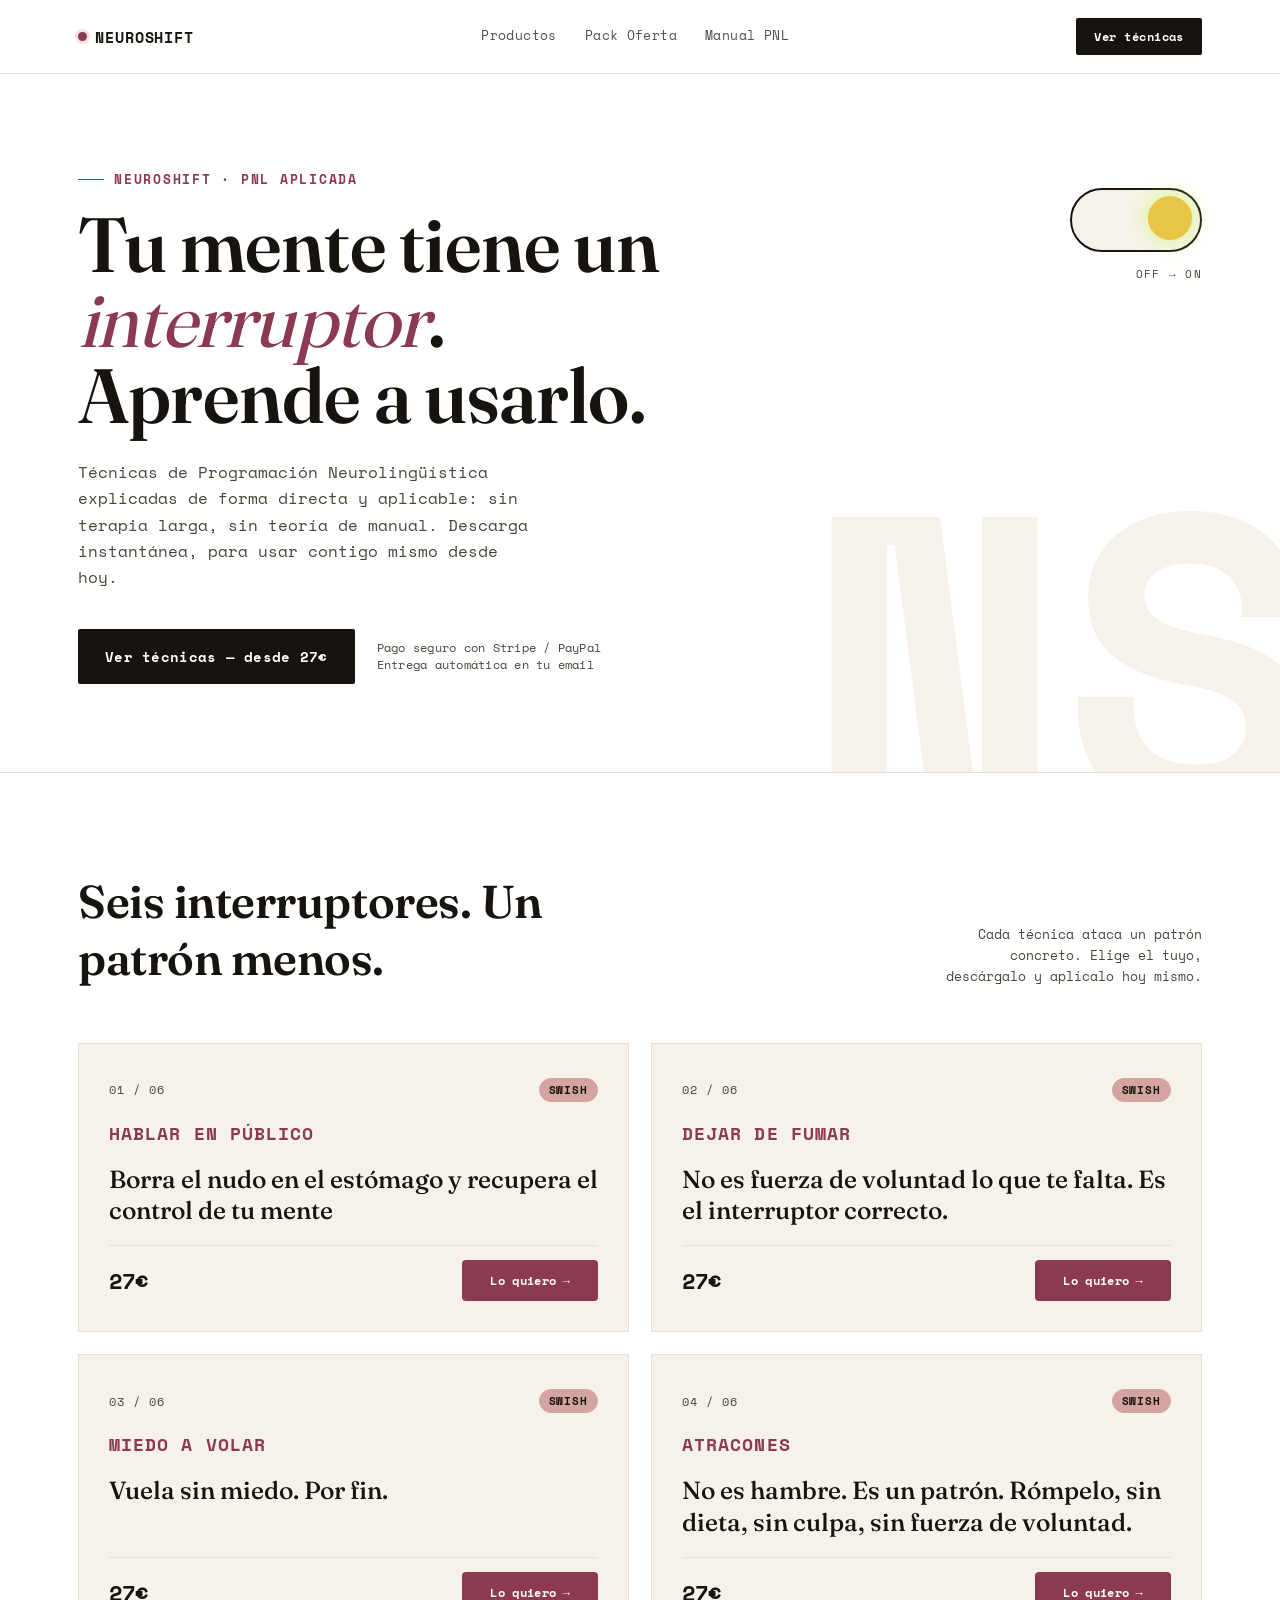
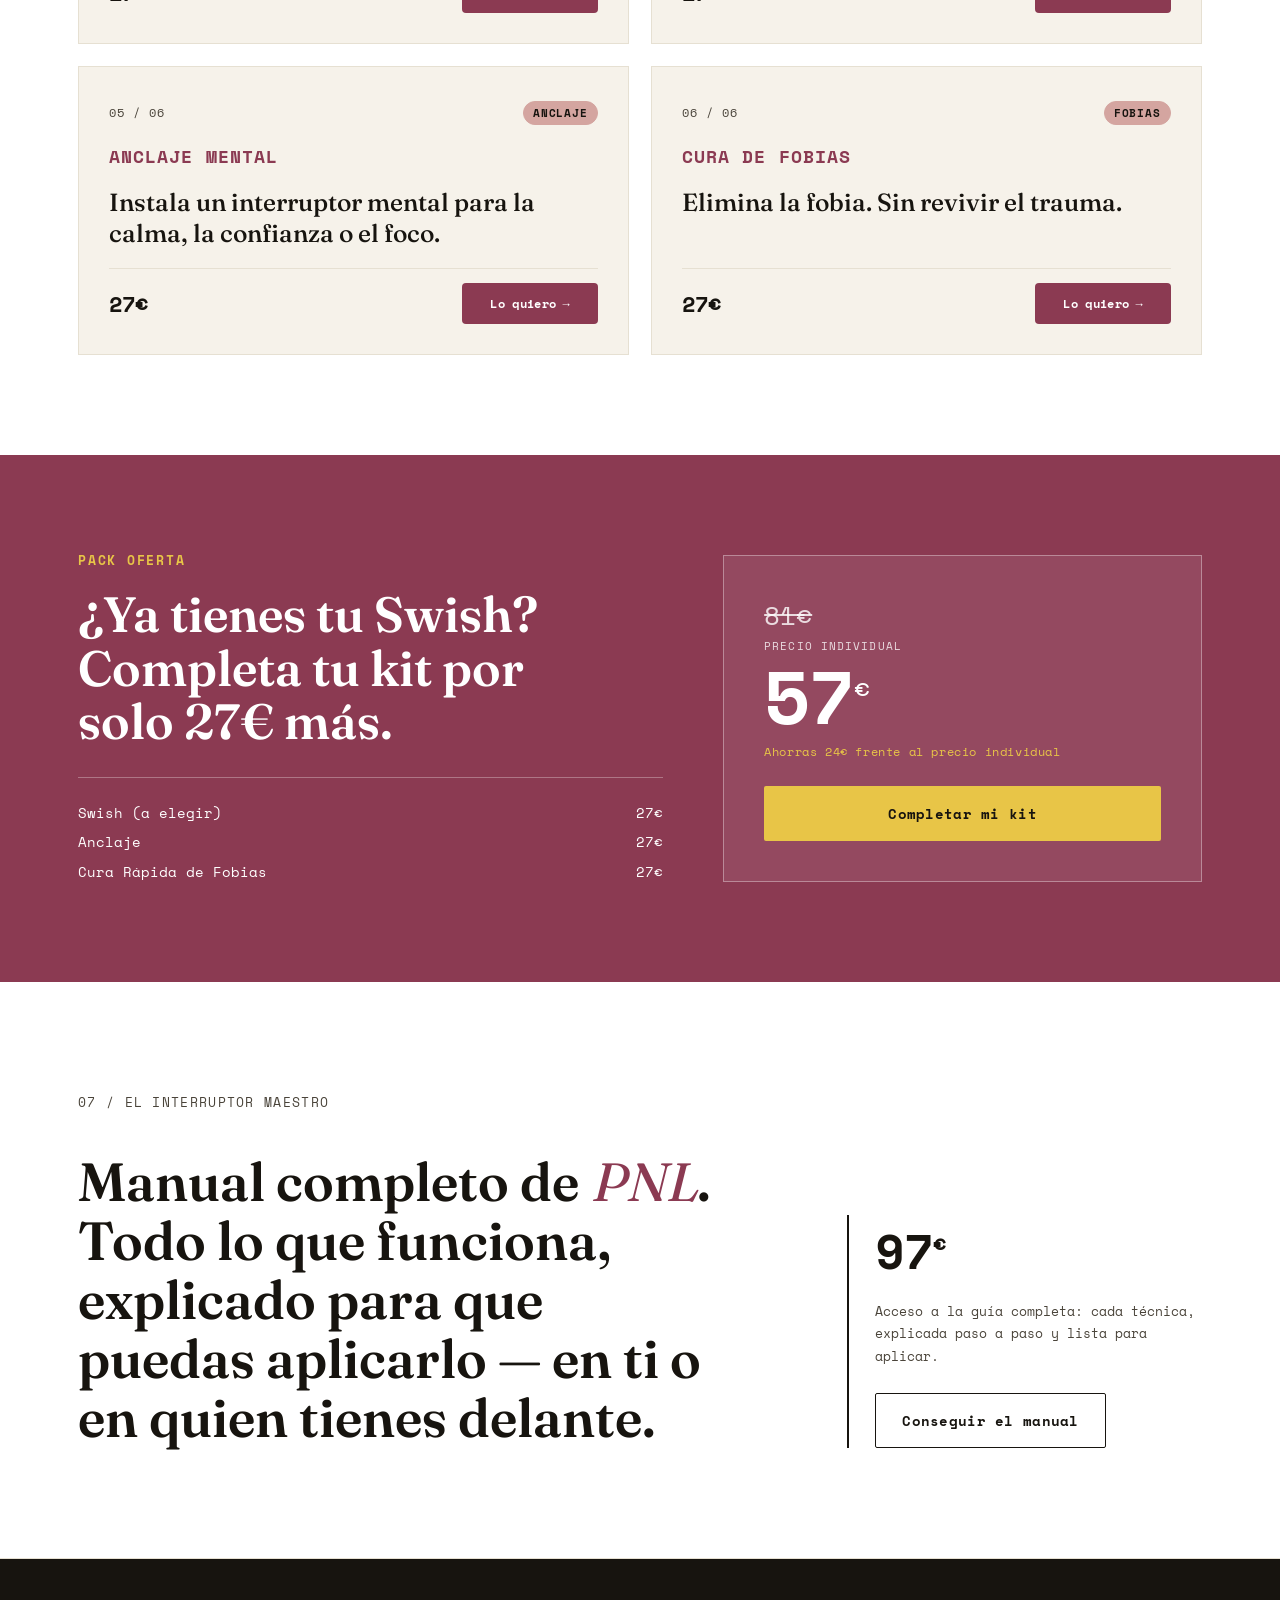
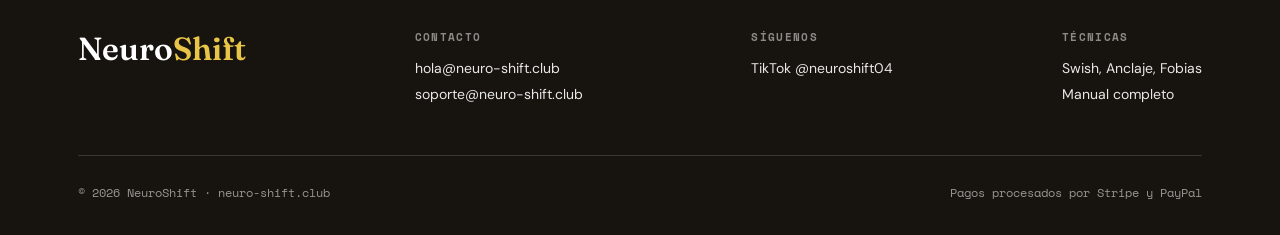
<file: index_new.html>
<!doctype html>
<html lang="es">
<head>
<meta charset="UTF-8">
<meta name="viewport" content="width=device-width, initial-scale=1.0">
<title>NeuroShift — PNL aplicada para cambiar patrones mentales</title>
<meta name="description" content="Técnicas de Programación Neurolingüística en formato directo: Swish, Anclaje y Cura Rápida de Fobias. Descarga instantánea, sin terapia larga.">
<style>
  @font-face{
    font-family:'Fraunces';
    font-style:normal;
    font-weight:300 900;
    font-display:swap;
    src:url('fonts/fraunces-latin-300-900-normal.woff2') format('woff2');
  }
  @font-face{
    font-family:'Playfair Display';
    font-style:normal;
    font-weight:400 900;
    font-display:swap;
    src:url('fonts/playfair-display-latin-400-900-normal.woff2') format('woff2');
  }
  @font-face{
    font-family:'Playfair Display';
    font-style:italic;
    font-weight:400 700;
    font-display:swap;
    src:url('fonts/playfair-display-latin-400-700-italic.woff2') format('woff2');
  }
  @font-face{
    font-family:'Source Serif 4';
    font-style:normal;
    font-weight:400 700;
    font-display:swap;
    src:url('fonts/source-serif-4-latin-400-700-normal.woff2') format('woff2');
  }
  @font-face{
    font-family:'DM Sans';
    font-style:normal;
    font-weight:400 700;
    font-display:swap;
    src:url('fonts/dm-sans-latin-400-700-normal.woff2') format('woff2');
  }
  @font-face{
    font-family:'Space Mono';
    font-style:normal;
    font-weight:400;
    font-display:swap;
    src:url('fonts/space-mono-latin-400-normal.woff2') format('woff2');
  }
  @font-face{
    font-family:'Space Mono';
    font-style:normal;
    font-weight:700;
    font-display:swap;
    src:url('fonts/space-mono-latin-700-normal.woff2') format('woff2');
  }

  :root{
    --ink:#17140F;
    --ink-soft:#4A443A;
    --paper:#FFFFFF;
    --paper-soft:#F6F2EA;
    --rust:#8B3A52;
    --rust-dark:#6B2A3E;
    --lime:#E8C547;
    --rose:#D4A5A0;
    --line:#E6E0D2;
    --maxw:1180px;
  }

  *{box-sizing:border-box; margin:0; padding:0;}

  html{scroll-behavior:smooth;}

  @media (prefers-reduced-motion: reduce){
    html{scroll-behavior:auto;}
    *{animation-duration:0.001ms !important; transition-duration:0.001ms !important;}
  }

  body{
    background:var(--paper);
    color:var(--ink);
    font-family:'Fraunces', Georgia, serif;
    -webkit-font-smoothing:antialiased;
    overflow-x:hidden;
  }

  .mono{
    font-family:'Space Mono', 'Courier New', monospace;
  }

  .wrap{
    max-width:var(--maxw);
    margin:0 auto;
    padding:0 28px;
  }

  a{color:inherit; text-decoration:none;}

  img{max-width:100%; display:block;}

  /* ---------- reveal ---------- */
  .reveal{
    opacity:0;
    transform:translateY(24px);
    transition:opacity .7s cubic-bezier(.16,.84,.44,1), transform .7s cubic-bezier(.16,.84,.44,1);
  }
  .reveal.is-visible{
    opacity:1;
    transform:translateY(0);
  }

  /* ---------- header ---------- */
  header{
    position:sticky;
    top:0;
    z-index:50;
    background:rgba(255,255,255,.92);
    backdrop-filter:blur(6px);
    border-bottom:1px solid var(--line);
  }
  .nav{
    display:flex;
    align-items:center;
    justify-content:space-between;
    padding:18px 28px;
    max-width:var(--maxw);
    margin:0 auto;
  }
  .logo{
    font-family:'Space Mono', monospace;
    font-weight:700;
    font-size:15px;
    letter-spacing:.06em;
    display:flex;
    align-items:center;
    gap:8px;
  }
  .logo .dot{
    width:9px; height:9px;
    background:var(--rust);
    border-radius:50%;
    display:inline-block;
    box-shadow:0 0 0 3px rgba(196,69,31,.15);
  }
  nav.links{
    display:flex;
    gap:28px;
    font-family:'Space Mono', monospace;
    font-size:13px;
    letter-spacing:.03em;
  }
  nav.links a{
    opacity:.75;
    transition:opacity .2s ease;
    border-bottom:1px solid transparent;
    padding-bottom:2px;
  }
  nav.links a:hover{opacity:1; border-color:var(--rust);}
  .nav-cta{
    font-family:'Space Mono', monospace;
    font-size:12px;
    font-weight:700;
    letter-spacing:.04em;
    background:var(--ink);
    color:var(--paper);
    padding:10px 18px;
    border-radius:2px;
    white-space:nowrap;
  }
  .nav-cta:hover{background:var(--rust);}
  @media (max-width:720px){
    nav.links{display:none;}
  }

  /* ---------- buttons ---------- */
  .btn{
    display:inline-flex;
    align-items:center;
    gap:10px;
    font-family:'Space Mono', monospace;
    font-weight:700;
    font-size:14px;
    letter-spacing:.02em;
    padding:16px 26px;
    border-radius:2px;
    cursor:pointer;
    border:1px solid transparent;
    transition:transform .25s cubic-bezier(.34,1.56,.64,1), background .2s ease, color .2s ease, border-color .2s ease;
  }
  .btn:hover{transform:translateY(-3px);}
  .btn-primary{
    background:var(--ink);
    color:var(--paper);
  }
  .btn-primary:hover{background:var(--rust);}
  .btn-outline{
    background:transparent;
    color:var(--ink);
    border-color:var(--ink);
  }
  .btn-outline:hover{background:var(--ink); color:var(--paper);}
  .btn-lime{
    background:var(--lime);
    color:var(--ink);
  }
  .btn-lime:hover{background:var(--paper); }
  .btn-ghost-light{
    background:transparent;
    color:var(--paper);
    border-color:rgba(255,255,255,.5);
  }
  .btn-ghost-light:hover{background:var(--paper); color:var(--rust-dark); border-color:var(--paper);}

  /* ---------- kicker ---------- */
  .kicker{
    font-family:'Space Mono', monospace;
    font-size:12.5px;
    font-weight:700;
    letter-spacing:.14em;
    text-transform:uppercase;
    color:var(--rust);
    display:flex;
    align-items:center;
    gap:10px;
    margin-bottom:18px;
  }
  .kicker::before{
    content:"";
    width:26px; height:1px;
    background:var(--rust);
  }

  /* ---------- hero ---------- */
  .hero{
    position:relative;
    padding:96px 0 88px;
    border-bottom:1px solid var(--line);
    overflow:hidden;
  }
  .hero-grid{
    display:grid;
    grid-template-columns:repeat(12,1fr);
    gap:20px;
    align-items:start;
  }
  .hero-copy{
    grid-column:1 / span 8;
  }
  h1.hero-title{
    font-size:clamp(2.6rem, 6vw, 5.2rem);
    font-weight:600;
    line-height:0.98;
    letter-spacing:-.01em;
  }
  h1.hero-title em{
    font-style:italic;
    font-weight:400;
    color:var(--rust);
  }
  .hero-sub{
    font-family:'Space Mono', monospace;
    font-size:16px;
    line-height:1.65;
    color:var(--ink-soft);
    max-width:46ch;
    margin-top:26px;
  }
  .hero-actions{
    display:flex;
    align-items:center;
    gap:22px;
    margin-top:38px;
    flex-wrap:wrap;
  }
  .trust-line{
    font-family:'Space Mono', monospace;
    font-size:12px;
    color:var(--ink-soft);
    letter-spacing:.02em;
  }

  /* decorative switch graphic */
  .switch-deco{
    grid-column:9 / span 4;
    justify-self:end;
    margin-top:18px;
    display:flex;
    flex-direction:column;
    align-items:flex-end;
    gap:14px;
  }
  .switch-pill{
    width:132px;
    height:64px;
    border:2px solid var(--ink);
    border-radius:40px;
    position:relative;
    background:var(--paper-soft);
  }
  .switch-knob{
    position:absolute;
    top:6px; left:6px;
    width:44px; height:44px;
    border-radius:50%;
    background:var(--ink);
    transition:left 1.1s cubic-bezier(.65,0,.35,1), background 1.1s ease;
  }
  .switch-pill.on .switch-knob{
    left:76px;
    background:var(--lime);
    box-shadow:0 0 22px rgba(200,255,77,.7);
  }
  .switch-label{
    font-family:'Space Mono', monospace;
    font-size:11px;
    letter-spacing:.12em;
    color:var(--ink-soft);
  }

  .hero-bignum{
    position:absolute;
    right:-40px;
    bottom:-90px;
    font-size:min(38vw, 420px);
    font-weight:900;
    color:var(--paper-soft);
    line-height:1;
    z-index:-1;
    user-select:none;
  }

  @media (max-width:860px){
    .hero-copy{grid-column:1 / span 12;}
    .switch-deco{grid-column:1 / span 12; justify-self:start; align-items:flex-start; margin-top:34px;}
  }

  /* ---------- section headers ---------- */
  .section{
    padding:100px 0;
  }
  .section-head{
    display:flex;
    justify-content:space-between;
    align-items:flex-end;
    gap:40px;
    margin-bottom:56px;
    flex-wrap:wrap;
  }
  .section-title{
    font-size:clamp(2rem, 3.6vw, 3rem);
    font-weight:600;
    letter-spacing:-.01em;
    max-width:16ch;
  }
  .section-note{
    font-family:'Space Mono', monospace;
    font-size:13px;
    color:var(--ink-soft);
    max-width:32ch;
    line-height:1.6;
    text-align:right;
  }
  @media (max-width:720px){
    .section-note{text-align:left;}
  }

  /* ---------- product grid ---------- */
  .products{
    display:grid;
    grid-template-columns:repeat(2,1fr);
    gap:22px;
  }
  .card{
    border:1px solid var(--line);
    background:var(--paper-soft);
    padding:34px 30px 30px;
    display:flex;
    flex-direction:column;
    gap:18px;
    min-height:220px;
    transition:border-color .3s ease, transform .3s cubic-bezier(.34,1.56,.64,1), box-shadow .3s ease;
  }
  .card:hover{
    border-color:var(--ink);
    transform:translateY(-6px);
    box-shadow:8px 8px 0 var(--rust);
  }
  .card-top{
    display:flex;
    justify-content:space-between;
    align-items:center;
  }
  .card-num{
    font-family:'Space Mono', monospace;
    font-size:12px;
    color:var(--ink-soft);
    letter-spacing:.08em;
  }
  .card-tag{
    font-family:'Space Mono', monospace;
    font-size:11px;
    font-weight:700;
    letter-spacing:.08em;
    color:var(--ink);
    background:var(--rose);
    border:1px solid var(--rose);
    padding:3px 9px;
    border-radius:20px;
  }
  .card-name{
    font-family:'Space Mono', monospace;
    font-size:18px;
    font-weight:700;
    letter-spacing:.06em;
    text-transform:uppercase;
    color:var(--rust);
  }
  .card-title{
    font-size:clamp(1.3rem, 2vw, 1.55rem);
    font-weight:500;
    line-height:1.28;
    flex-grow:1;
  }
  .card-bottom{
    display:flex;
    align-items:center;
    justify-content:space-between;
    margin-top:auto;
    padding-top:14px;
    border-top:1px solid var(--line);
  }
  .card-price{
    font-family:'Space Mono', monospace;
    font-weight:700;
    font-size:22px;
  }
  .card-cta{
    font-family:'Space Mono', monospace;
    font-size:12px;
    font-weight:700;
    letter-spacing:.03em;
    display:inline-flex;
    align-items:center;
    gap:6px;
    background:var(--rust);
    color:#FFFFFF;
    padding:12px 28px;
    border-radius:4px;
    transition:background .2s ease, transform .25s ease;
  }
  .card-cta:hover{background:var(--rust-dark); transform:translateY(-2px);}
  .card-cta .arrow{transition:transform .25s ease;}
  .card:hover .card-cta .arrow{transform:translateX(4px);}

  @media (max-width:720px){
    .products{grid-template-columns:1fr;}
  }

  /* ---------- pack ---------- */
  .pack{
    background:var(--rust);
    color:var(--paper);
    padding:96px 0;
    position:relative;
    overflow:hidden;
  }
  .pack-grid{
    display:grid;
    grid-template-columns:1.1fr .9fr;
    gap:60px;
    align-items:center;
  }
  .pack-kicker{
    font-family:'Space Mono', monospace;
    font-size:12.5px;
    font-weight:700;
    letter-spacing:.14em;
    text-transform:uppercase;
    color:var(--lime);
    margin-bottom:18px;
  }
  .pack-title{
    font-size:clamp(2rem, 4vw, 3.1rem);
    font-weight:600;
    line-height:1.08;
    max-width:14ch;
  }
  .pack-items{
    font-family:'Space Mono', monospace;
    font-size:14px;
    line-height:2.1;
    margin-top:28px;
    border-top:1px solid rgba(255,255,255,.3);
    padding-top:20px;
  }
  .pack-items li{list-style:none; display:flex; justify-content:space-between; gap:20px;}
  .pack-price-box{
    background:rgba(255,255,255,.08);
    border:1px solid rgba(255,255,255,.35);
    padding:40px;
  }
  .pack-old{
    font-family:'Space Mono', monospace;
    font-size:1.6rem;
    text-decoration:line-through;
    color:rgba(255,255,255,.8);
    display:block;
  }
  .pack-old-label{
    font-family:'Space Mono', monospace;
    font-size:11px;
    letter-spacing:.1em;
    text-transform:uppercase;
    color:rgba(255,255,255,.8);
    margin-top:4px;
  }
  .pack-new{
    font-size:clamp(3rem, 6vw, 4.6rem);
    font-weight:700;
    line-height:1;
    margin-top:6px;
  }
  .pack-new sup{font-size:1.6rem; font-weight:400;}
  .pack-save{
    font-family:'Space Mono', monospace;
    font-size:12px;
    letter-spacing:.05em;
    color:var(--lime);
    margin-top:10px;
  }
  .pack-price-box .btn{margin-top:26px; width:100%; justify-content:center;}

  @media (max-width:860px){
    .pack-grid{grid-template-columns:1fr;}
  }

  /* ---------- manual ---------- */
  .manual{
    padding:110px 0;
    border-bottom:1px solid var(--line);
  }
  .manual-grid{
    display:grid;
    grid-template-columns:repeat(12,1fr);
    gap:30px;
    align-items:start;
  }
  .manual-num{
    grid-column:1 / span 12;
    font-family:'Space Mono', monospace;
    font-size:13px;
    color:var(--ink-soft);
    letter-spacing:.1em;
    margin-bottom:10px;
  }
  .manual-title{
    grid-column:1 / span 7;
    font-size:clamp(2.1rem, 4.2vw, 3.4rem);
    font-weight:600;
    line-height:1.1;
  }
  .manual-title .accent{color:var(--rust); font-style:italic; font-weight:400;}
  .manual-side{
    grid-column:9 / span 4;
    align-self:end;
    border-left:2px solid var(--ink);
    padding-left:26px;
  }
  .manual-price{
    font-family:'Space Mono', monospace;
    font-weight:700;
    font-size:3rem;
  }
  .manual-price sup{font-size:1.4rem;}
  .manual-side p.mono{
    font-size:13px;
    color:var(--ink-soft);
    line-height:1.7;
    margin:14px 0 26px;
  }
  @media (max-width:860px){
    .manual-title,.manual-side{grid-column:1 / span 12;}
    .manual-side{border-left:none; border-top:2px solid var(--ink); padding-left:0; padding-top:24px; margin-top:30px;}
  }

  /* ---------- footer ---------- */
  footer{
    background:var(--ink);
    color:var(--paper);
    padding:70px 0 34px;
  }
  .footer-grid{
    display:flex;
    justify-content:space-between;
    flex-wrap:wrap;
    gap:40px;
    padding-bottom:44px;
    border-bottom:1px solid rgba(255,255,255,.15);
  }
  .footer-brand{
    font-family:'Fraunces', serif;
    font-size:2rem;
    font-weight:600;
  }
  .footer-brand span{color:var(--lime);}
  .footer-col h4{
    font-family:'Space Mono', monospace;
    font-size:11px;
    letter-spacing:.12em;
    text-transform:uppercase;
    color:rgba(255,255,255,.5);
    margin-bottom:14px;
  }
  .footer-col a, .footer-col p{
    display:block;
    font-family:'DM Sans', sans-serif;
    font-size:14px;
    margin-bottom:8px;
    opacity:.9;
  }
  .footer-col a:hover{color:var(--lime);}
  .footer-bottom{
    display:flex;
    justify-content:space-between;
    flex-wrap:wrap;
    gap:12px;
    margin-top:28px;
    font-family:'Space Mono', monospace;
    font-size:12px;
    opacity:.55;
  }
</style>
</head>
<body>

<header>
  <div class="nav">
    <div class="logo"><span class="dot"></span>NEUROSHIFT</div>
    <nav class="links">
      <a href="#productos">Productos</a>
      <a href="#pack">Pack Oferta</a>
      <a href="#manual">Manual PNL</a>
    </nav>
    <a href="#productos" class="nav-cta">Ver técnicas</a>
  </div>
</header>

<section class="hero">
  <div class="wrap hero-grid">
    <div class="hero-copy">
      <p class="kicker">NeuroShift · PNL aplicada</p>
      <h1 class="hero-title">Tu mente tiene un <em>interruptor</em>.<br>Aprende a usarlo.</h1>
      <p class="hero-sub">Técnicas de Programación Neurolingüística explicadas de forma directa y aplicable: sin terapia larga, sin teoría de manual. Descarga instantánea, para usar contigo mismo desde hoy.</p>
      <div class="hero-actions">
        <a href="#productos" class="btn btn-primary">Ver técnicas — desde 27€</a>
        <span class="trust-line">Pago seguro con Stripe / PayPal<br>Entrega automática en tu email</span>
      </div>
    </div>
    <div class="switch-deco">
      <div class="switch-pill" id="heroSwitch"><div class="switch-knob"></div></div>
      <span class="switch-label mono">OFF → ON</span>
    </div>
  </div>
  <div class="hero-bignum mono">NS</div>
</section>

<section class="section" id="productos">
  <div class="wrap">
    <div class="section-head reveal">
      <h2 class="section-title">Seis interruptores. Un patrón menos.</h2>
      <p class="section-note">Cada técnica ataca un patrón concreto. Elige el tuyo, descárgalo y aplícalo hoy mismo.</p>
    </div>

    <div class="products">

      <article class="card reveal">
        <div class="card-top">
          <span class="card-num mono">01 / 06</span>
          <span class="card-tag">SWISH</span>
        </div>
        <span class="card-name mono">HABLAR EN PÚBLICO</span>
        <h3 class="card-title">Borra el nudo en el estómago y recupera el control de tu mente</h3>
        <div class="card-bottom">
          <span class="card-price">27€</span>
          <a href="https://buy.stripe.com/aFa00i3XFajhfb16tx6Zy00" class="card-cta">Lo quiero <span class="arrow">→</span></a>
        </div>
      </article>

      <article class="card reveal">
        <div class="card-top">
          <span class="card-num mono">02 / 06</span>
          <span class="card-tag">SWISH</span>
        </div>
        <span class="card-name mono">DEJAR DE FUMAR</span>
        <h3 class="card-title">No es fuerza de voluntad lo que te falta. Es el interruptor correcto.</h3>
        <div class="card-bottom">
          <span class="card-price">27€</span>
          <a href="https://buy.stripe.com/3cIaEW0Lt1MLgf5dVZ6Zy07" class="card-cta">Lo quiero <span class="arrow">→</span></a>
        </div>
      </article>

      <article class="card reveal">
        <div class="card-top">
          <span class="card-num mono">03 / 06</span>
          <span class="card-tag">SWISH</span>
        </div>
        <span class="card-name mono">MIEDO A VOLAR</span>
        <h3 class="card-title">Vuela sin miedo. Por fin.</h3>
        <div class="card-bottom">
          <span class="card-price">27€</span>
          <a href="https://buy.stripe.com/9B65kC2TBdvt7IzbNR6Zy01" class="card-cta">Lo quiero <span class="arrow">→</span></a>
        </div>
      </article>

      <article class="card reveal">
        <div class="card-top">
          <span class="card-num mono">04 / 06</span>
          <span class="card-tag">SWISH</span>
        </div>
        <span class="card-name mono">ATRACONES</span>
        <h3 class="card-title">No es hambre. Es un patrón. Rómpelo, sin dieta, sin culpa, sin fuerza de voluntad.</h3>
        <div class="card-bottom">
          <span class="card-price">27€</span>
          <a href="https://buy.stripe.com/bJe14mgKr8b98MD2dh6Zy02" class="card-cta">Lo quiero <span class="arrow">→</span></a>
        </div>
      </article>

      <article class="card reveal">
        <div class="card-top">
          <span class="card-num mono">05 / 06</span>
          <span class="card-tag">ANCLAJE</span>
        </div>
        <span class="card-name mono">ANCLAJE MENTAL</span>
        <h3 class="card-title">Instala un interruptor mental para la calma, la confianza o el foco.</h3>
        <div class="card-bottom">
          <span class="card-price">27€</span>
          <a href="https://buy.stripe.com/3cI14m3XFfDB9QHbNR6Zy03" class="card-cta">Lo quiero <span class="arrow">→</span></a>
        </div>
      </article>

      <article class="card reveal">
        <div class="card-top">
          <span class="card-num mono">06 / 06</span>
          <span class="card-tag">FOBIAS</span>
        </div>
        <span class="card-name mono">CURA DE FOBIAS</span>
        <h3 class="card-title">Elimina la fobia. Sin revivir el trauma.</h3>
        <div class="card-bottom">
          <span class="card-price">27€</span>
          <a href="https://buy.stripe.com/3cI00idyf3UT4wn19d6Zy04" class="card-cta">Lo quiero <span class="arrow">→</span></a>
        </div>
      </article>

    </div>
  </div>
</section>

<section class="pack" id="pack">
  <div class="wrap pack-grid">
    <div class="reveal">
      <p class="pack-kicker">Pack Oferta</p>
      <h2 class="pack-title">¿Ya tienes tu Swish? Completa tu kit por solo 27€ más.</h2>
      <ul class="pack-items">
        <li><span>Swish (a elegir)</span><span>27€</span></li>
        <li><span>Anclaje</span><span>27€</span></li>
        <li><span>Cura Rápida de Fobias</span><span>27€</span></li>
      </ul>
    </div>
    <div class="pack-price-box reveal">
      <span class="pack-old mono">81€</span>
      <span class="pack-old-label">Precio individual</span>
      <div class="pack-new mono">57<sup>€</sup></div>
      <p class="pack-save mono">Ahorras 24€ frente al precio individual</p>
      <a href="https://buy.stripe.com/eVqbJ02TB8b94wn4lp6Zy05" class="btn btn-lime">Completar mi kit</a>
    </div>
  </div>
</section>

<section class="manual" id="manual">
  <div class="wrap manual-grid">
    <span class="manual-num mono">07 / EL INTERRUPTOR MAESTRO</span>
    <h2 class="manual-title">Manual completo de <span class="accent">PNL</span>. Todo lo que funciona, explicado para que puedas aplicarlo — en ti o en quien tienes delante.</h2>
    <div class="manual-side reveal">
      <div class="manual-price mono">97<sup>€</sup></div>
      <p class="mono">Acceso a la guía completa: cada técnica, explicada paso a paso y lista para aplicar.</p>
      <a href="https://buy.stripe.com/5kQ7sKcub9fdgf5bNR6Zy06" class="btn btn-outline">Conseguir el manual</a>
    </div>
  </div>
</section>

<footer>
  <div class="wrap">
    <div class="footer-grid">
      <div>
        <div class="footer-brand">Neuro<span>Shift</span></div>
      </div>
      <div class="footer-col">
        <h4>Contacto</h4>
        <a href="mailto:hola@neuro-shift.club">hola@neuro-shift.club</a>
        <a href="mailto:soporte@neuro-shift.club">soporte@neuro-shift.club</a>
      </div>
      <div class="footer-col">
        <h4>Síguenos</h4>
        <a href="https://www.tiktok.com/@neuroshift04" target="_blank" rel="noopener">TikTok @neuroshift04</a>
      </div>
      <div class="footer-col">
        <h4>Técnicas</h4>
        <a href="#productos">Swish, Anclaje, Fobias</a>
        <a href="#manual">Manual completo</a>
      </div>
    </div>
    <div class="footer-bottom">
      <span>© 2026 NeuroShift · neuro-shift.club</span>
      <span>Pagos procesados por Stripe y PayPal</span>
    </div>
  </div>
</footer>

<script>
  // reveal on scroll
  var reduced = window.matchMedia('(prefers-reduced-motion: reduce)').matches;
  var items = document.querySelectorAll('.reveal');
  if (reduced || !('IntersectionObserver' in window)) {
    items.forEach(function(el){ el.classList.add('is-visible'); });
  } else {
    var io = new IntersectionObserver(function(entries){
      entries.forEach(function(entry, i){
        if (entry.isIntersecting) {
          setTimeout(function(){ entry.target.classList.add('is-visible'); }, i * 60);
          io.unobserve(entry.target);
        }
      });
    }, { threshold: 0.12 });
    items.forEach(function(el){ io.observe(el); });
  }

  // hero switch: flips to ON shortly after load
  var heroSwitch = document.getElementById('heroSwitch');
  if (heroSwitch) {
    setTimeout(function(){ heroSwitch.classList.add('on'); }, reduced ? 0 : 500);
  }
</script>

</body>
</html>
</file>
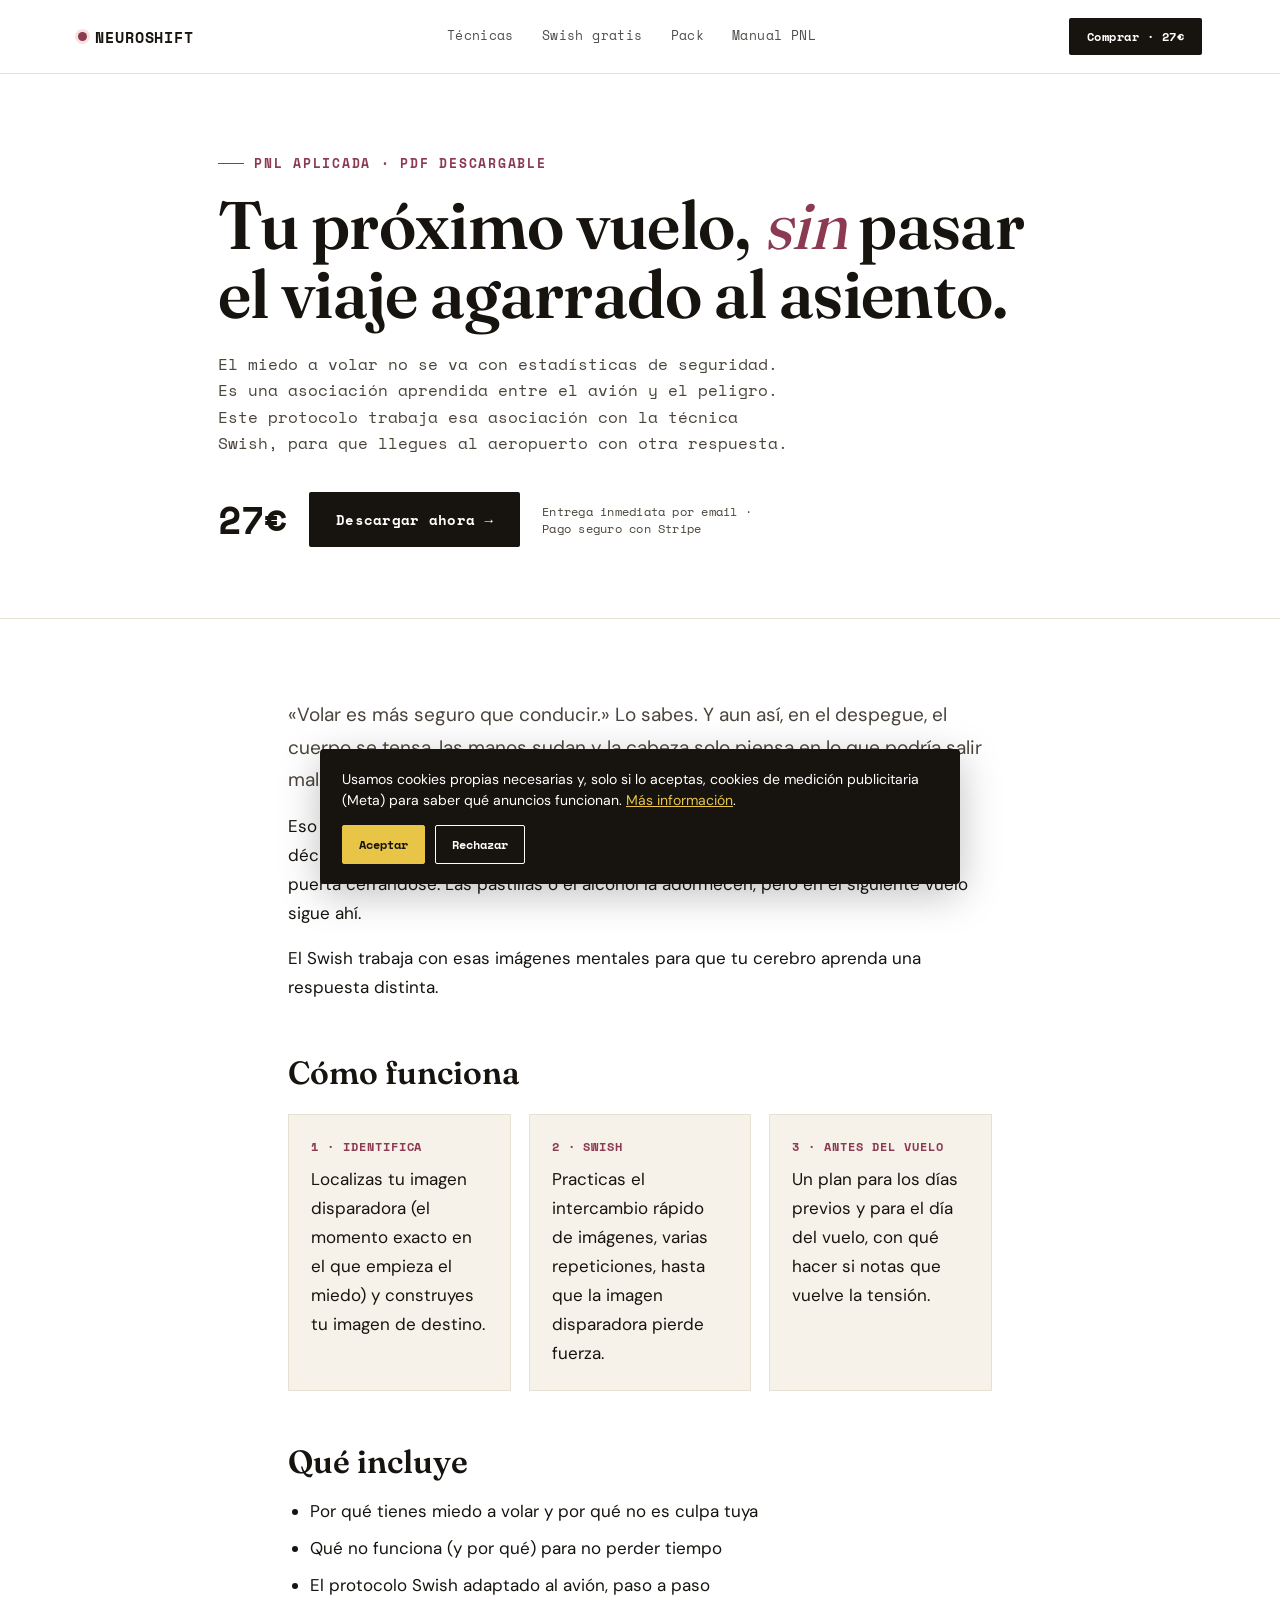
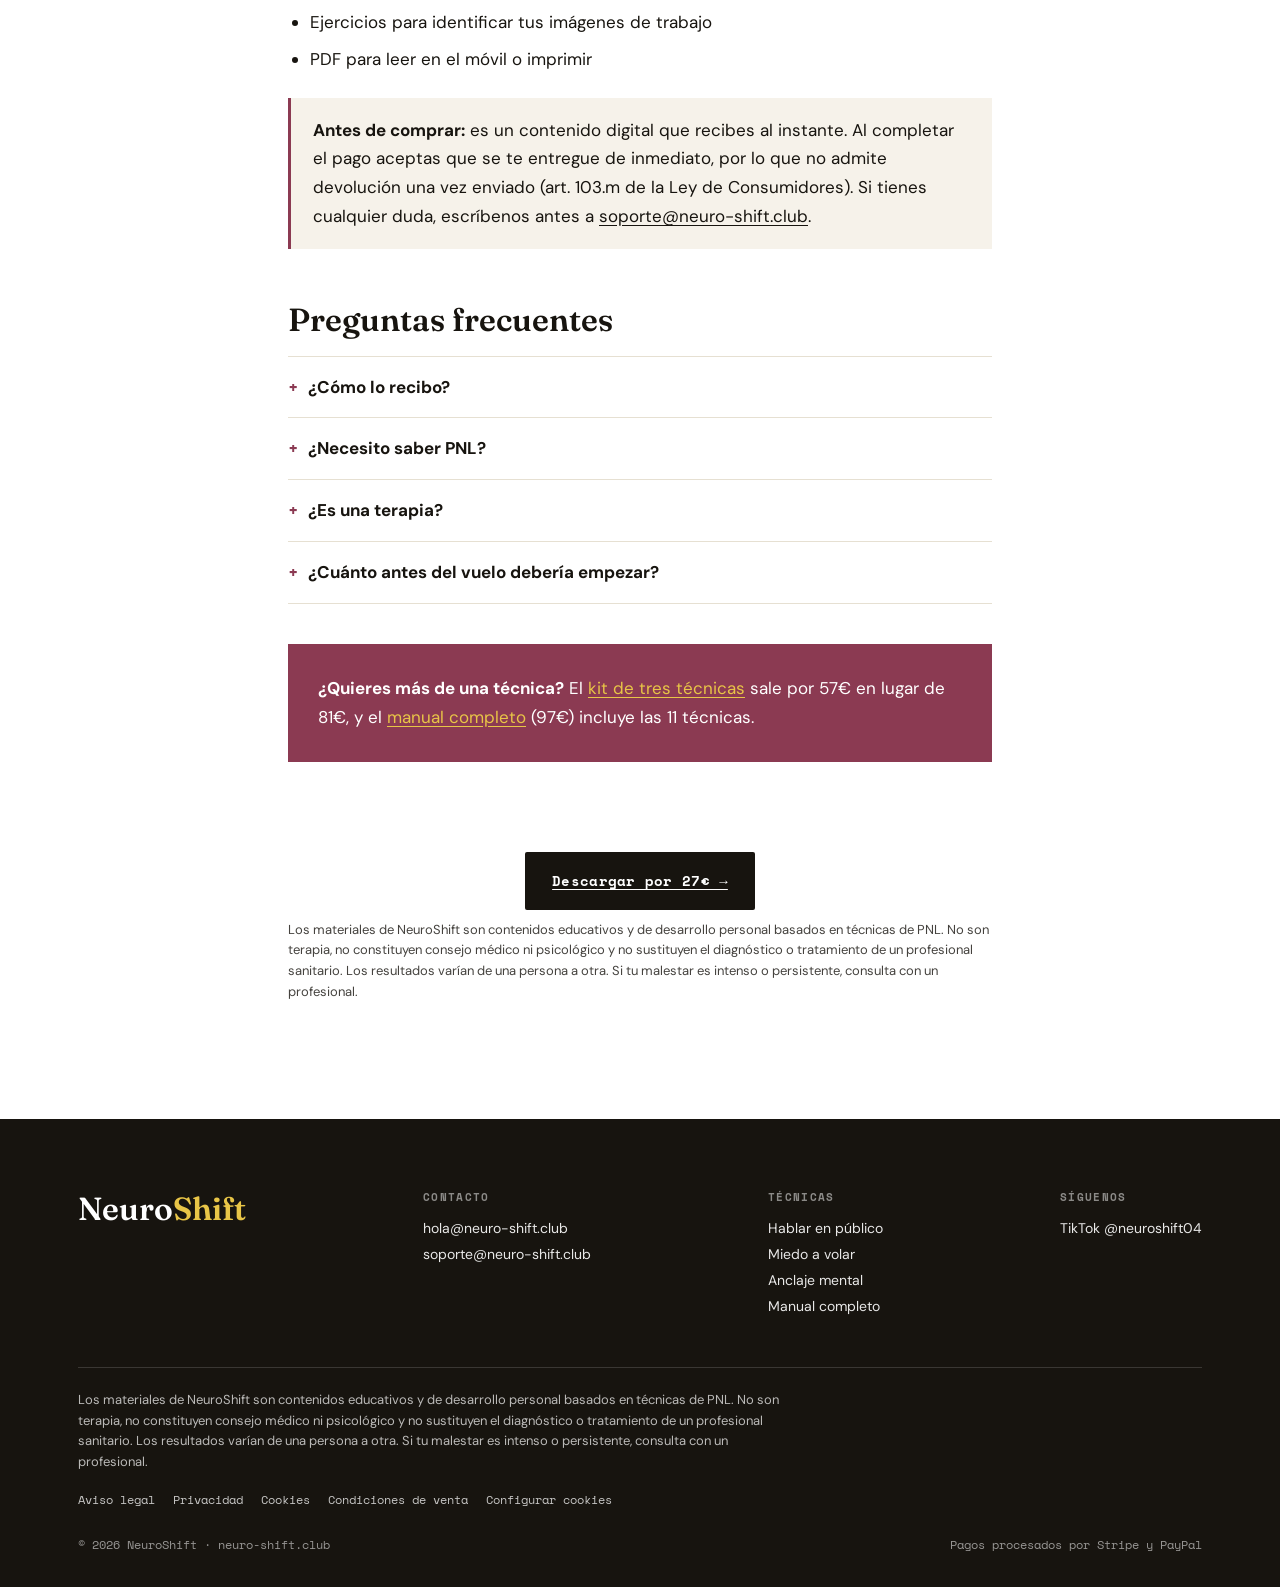
<file: miedo-a-volar.html>
<!doctype html>
<html lang="es">
<head>
<meta charset="UTF-8">
<meta name="viewport" content="width=device-width, initial-scale=1.0">
<title>Swish para el miedo a volar | NeuroShift</title>
<meta name="description" content="Técnica Swish de PNL para cambiar la respuesta automática de miedo al avión antes de tu próximo vuelo. PDF descargable.">
<meta property="og:title" content="Swish para el miedo a volar | NeuroShift">
<meta property="og:description" content="Técnica Swish de PNL para cambiar la respuesta automática de miedo al avión antes de tu próximo vuelo. PDF descargable.">
<meta property="og:type" content="website">
<link rel="preload" href="/fonts/fraunces-latin-300-900-normal.woff2" as="font" type="font/woff2" crossorigin>
<style>
@font-face{font-family:'Fraunces';src:url('/fonts/fraunces-latin-300-900-normal.woff2') format('woff2');font-weight:300 900;font-style:normal;font-display:swap;}
@font-face{font-family:'Space Mono';src:url('/fonts/space-mono-latin-400-normal.woff2') format('woff2');font-weight:400;font-display:swap;}
@font-face{font-family:'Space Mono';src:url('/fonts/space-mono-latin-700-normal.woff2') format('woff2');font-weight:700;font-display:swap;}
@font-face{font-family:'DM Sans';src:url('/fonts/dm-sans-latin-400-700-normal.woff2') format('woff2');font-weight:400 700;font-display:swap;}
</style>
<link rel="stylesheet" href="/assets/site.css?v=2">

</head>
<body>
<header>
  <div class="nav">
    <div class="logo"><a href="/"><span class="dot"></span>NEUROSHIFT</a></div>
    <nav class="links">
      <a href="/#productos">Técnicas</a>
      <a href="/#gratis">Swish gratis</a>
      <a href="/#pack">Pack</a>
      <a href="/#manual">Manual PNL</a>
    </nav>
    <a href="https://buy.stripe.com/9B65kC2TBdvt7IzbNR6Zy01" class="nav-cta">Comprar · 27€</a>
  </div>
</header>

<section class="lp-hero">
  <div class="wrap">
    <p class="kicker">PNL aplicada · PDF descargable</p>
    <h1 class="lp-title">Tu próximo vuelo, <em>sin</em> pasar el viaje agarrado al asiento.</h1>
    <p class="lp-sub">El miedo a volar no se va con estadísticas de seguridad. Es una asociación aprendida entre el avión y el peligro. Este protocolo trabaja esa asociación con la técnica Swish, para que llegues al aeropuerto con otra respuesta.</p>
    <div class="buybox">
      <span class="price">27€</span>
      <a href="https://buy.stripe.com/9B65kC2TBdvt7IzbNR6Zy01" class="btn btn-primary" data-value="27" data-product="Swish Miedo a volar">Descargar ahora →</a>
      <span class="trust-line">Entrega inmediata por email · Pago seguro con Stripe</span>
    </div>
  </div>
</section>

<main class="page">
  <div class="prose">
    <p class="lede">«Volar es más seguro que conducir.» Lo sabes. Y aun así, en el despegue, el cuerpo se tensa, las manos sudan y la cabeza solo piensa en lo que podría salir mal.</p>
    <p>Eso pasa porque el miedo no escucha datos: es una respuesta que se dispara en décimas de segundo ante una imagen concreta — el despegue, una turbulencia, la puerta cerrándose. Las pastillas o el alcohol la adormecen, pero en el siguiente vuelo sigue ahí.</p>
    <p>El Swish trabaja con esas imágenes mentales para que tu cerebro aprenda una respuesta distinta.</p>
    <h2>Cómo funciona</h2>
    <div class="steps">
<div class="step"><b>1 · IDENTIFICA</b>Localizas tu imagen disparadora (el momento exacto en el que empieza el miedo) y construyes tu imagen de destino.</div>
<div class="step"><b>2 · SWISH</b>Practicas el intercambio rápido de imágenes, varias repeticiones, hasta que la imagen disparadora pierde fuerza.</div>
<div class="step"><b>3 · ANTES DEL VUELO</b>Un plan para los días previos y para el día del vuelo, con qué hacer si notas que vuelve la tensión.</div>
    </div>
    <h2>Qué incluye</h2>
    <ul>
<li>Por qué tienes miedo a volar y por qué no es culpa tuya</li>
<li>Qué no funciona (y por qué) para no perder tiempo</li>
<li>El protocolo Swish adaptado al avión, paso a paso</li>
<li>Ejercicios para identificar tus imágenes de trabajo</li>
<li>PDF para leer en el móvil o imprimir</li>
    </ul>
    <div class="callout"><strong>Antes de comprar:</strong> es un contenido digital que recibes al instante. Al completar el pago aceptas que se te entregue de inmediato, por lo que no admite devolución una vez enviado (art. 103.m de la Ley de Consumidores). Si tienes cualquier duda, escríbenos antes a <a href="mailto:soporte@neuro-shift.club">soporte@neuro-shift.club</a>.</div>
    <h2>Preguntas frecuentes</h2>
    <div class="faq">
<details><summary>¿Cómo lo recibo?</summary><p>Nada más pagar te llega un email con el PDF. Si no lo ves en unos minutos, revisa la carpeta de spam o promociones, o escríbenos a soporte@neuro-shift.club.</p></details>
<details><summary>¿Necesito saber PNL?</summary><p>No. Está escrito para aplicarlo desde cero: cada paso explica qué hacer y qué deberías notar.</p></details>
<details><summary>¿Es una terapia?</summary><p>No. Es material educativo de desarrollo personal. Si lo que sientes es muy intenso, persistente o te limita mucho en tu día a día, lo adecuado es consultar con un profesional sanitario.</p></details>
<details><summary>¿Cuánto antes del vuelo debería empezar?</summary><p>Lo ideal es empezar al menos una o dos semanas antes, para practicar varias veces. Si tu vuelo es en pocos días, también puedes aplicarlo: la técnica en sí lleva minutos.</p></details>
    </div>
    <div class="upsell">
      <strong>¿Quieres más de una técnica?</strong> El <a href="/#pack">kit de tres técnicas</a> sale por 57€ en lugar de 81€, y el <a href="/#manual">manual completo</a> (97€) incluye las 11 técnicas.
    </div>
    <div class="final-cta">
      <a href="https://buy.stripe.com/9B65kC2TBdvt7IzbNR6Zy01" class="btn btn-primary" data-value="27" data-product="Swish Miedo a volar">Descargar por 27€ →</a>
    </div>
    <p class="disclaimer" style="opacity:.8">Los materiales de NeuroShift son contenidos educativos y de desarrollo personal basados en técnicas de PNL. No son terapia, no constituyen consejo médico ni psicológico y no sustituyen el diagnóstico o tratamiento de un profesional sanitario. Los resultados varían de una persona a otra. Si tu malestar es intenso o persistente, consulta con un profesional.</p>
  </div>
</main>
<footer>
  <div class="wrap">
    <div class="footer-grid">
      <div>
        <div class="footer-brand">Neuro<span>Shift</span></div>
      </div>
      <div class="footer-col">
        <h4>Contacto</h4>
        <a href="mailto:hola@neuro-shift.club">hola@neuro-shift.club</a>
        <a href="mailto:soporte@neuro-shift.club">soporte@neuro-shift.club</a>
      </div>
      <div class="footer-col">
        <h4>Técnicas</h4>
        <a href="/hablar-en-publico.html">Hablar en público</a>
        <a href="/miedo-a-volar.html">Miedo a volar</a>
        <a href="/anclaje.html">Anclaje mental</a>
        <a href="/#manual">Manual completo</a>
      </div>
      <div class="footer-col">
        <h4>Síguenos</h4>
        <a href="https://www.tiktok.com/@neuroshift04" target="_blank" rel="noopener">TikTok @neuroshift04</a>
      </div>
    </div>
    <p class="disclaimer">Los materiales de NeuroShift son contenidos educativos y de desarrollo personal basados en técnicas de PNL. No son terapia, no constituyen consejo médico ni psicológico y no sustituyen el diagnóstico o tratamiento de un profesional sanitario. Los resultados varían de una persona a otra. Si tu malestar es intenso o persistente, consulta con un profesional.</p>
    <div class="footer-legal">
      <a href="/aviso-legal.html">Aviso legal</a>
      <a href="/privacidad.html">Privacidad</a>
      <a href="/cookies.html">Cookies</a>
      <a href="/terminos.html">Condiciones de venta</a>
      <button type="button" onclick="NS.openSettings()">Configurar cookies</button>
    </div>
    <div class="footer-bottom">
      <span>© 2026 NeuroShift · neuro-shift.club</span>
      <span>Pagos procesados por Stripe y PayPal</span>
    </div>
  </div>
</footer>
<script src="/assets/consent.js?v=2"></script>
</body>
</html>
</file>
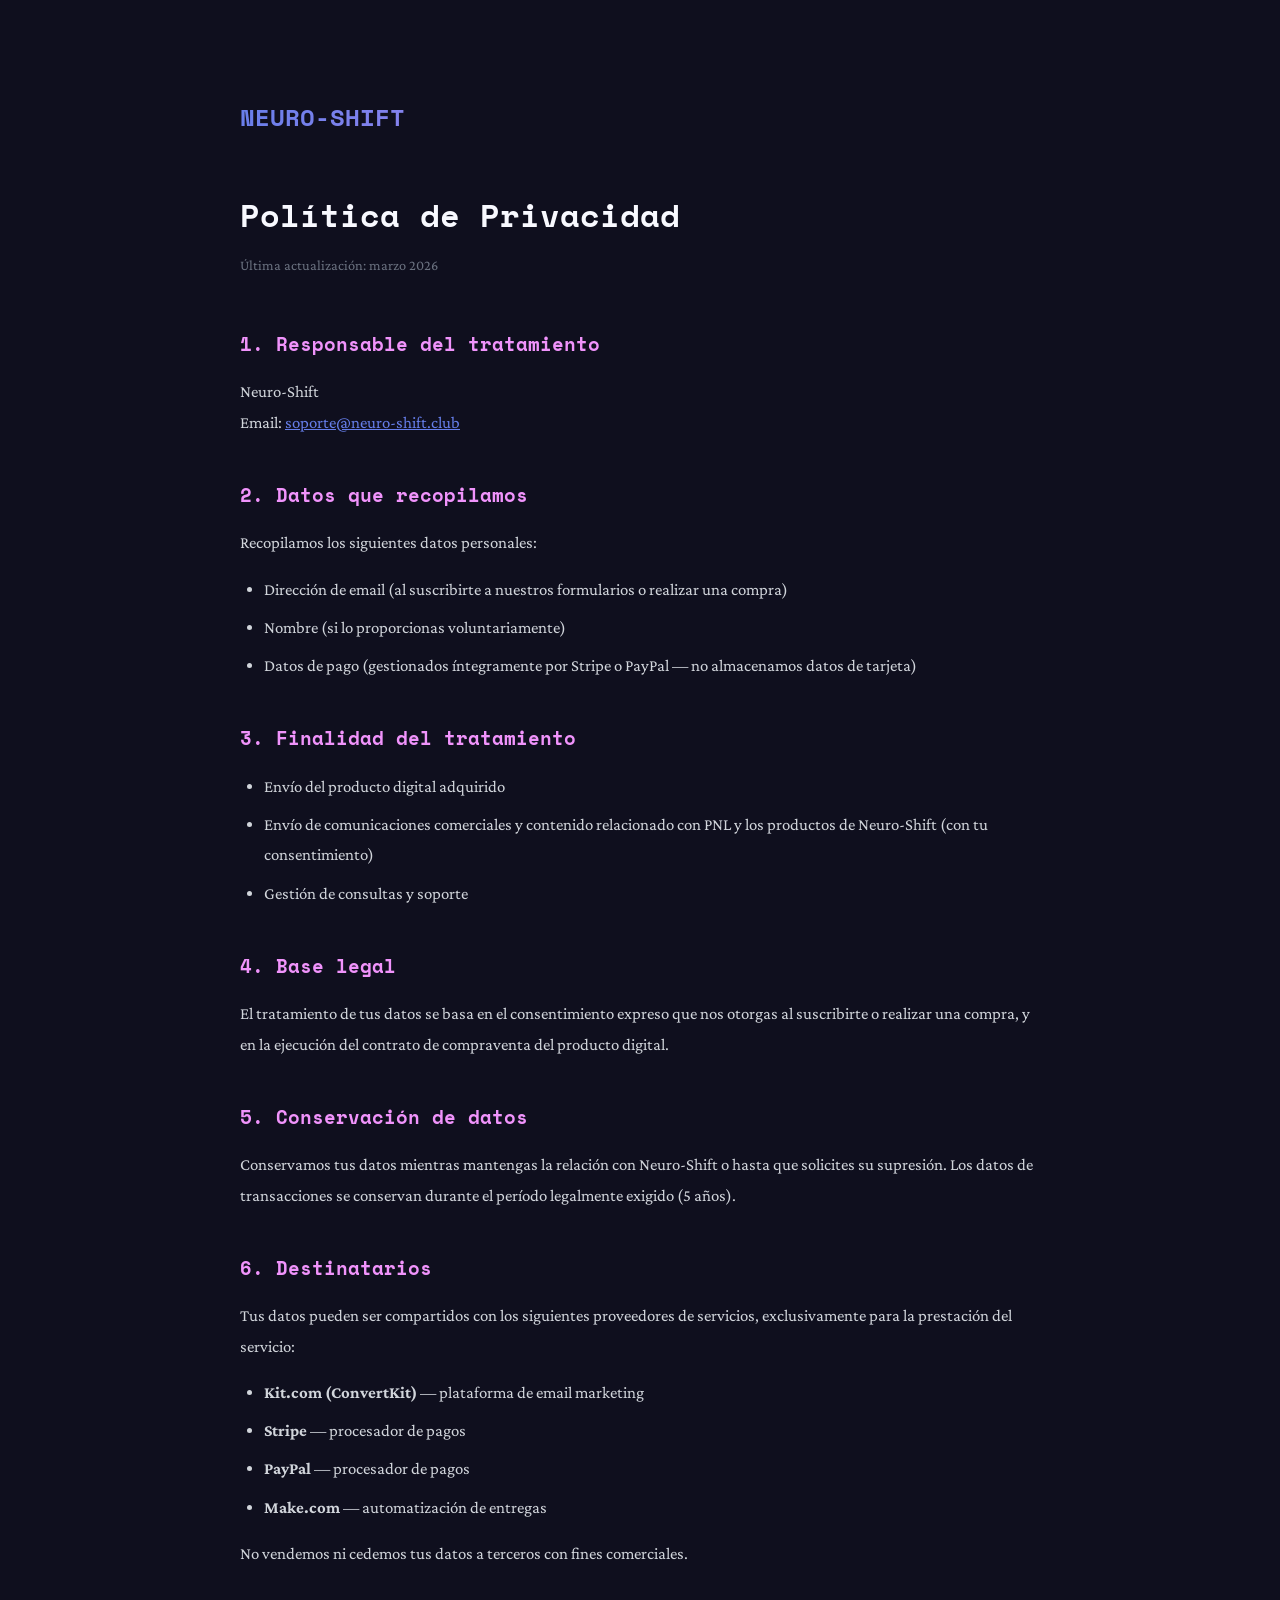
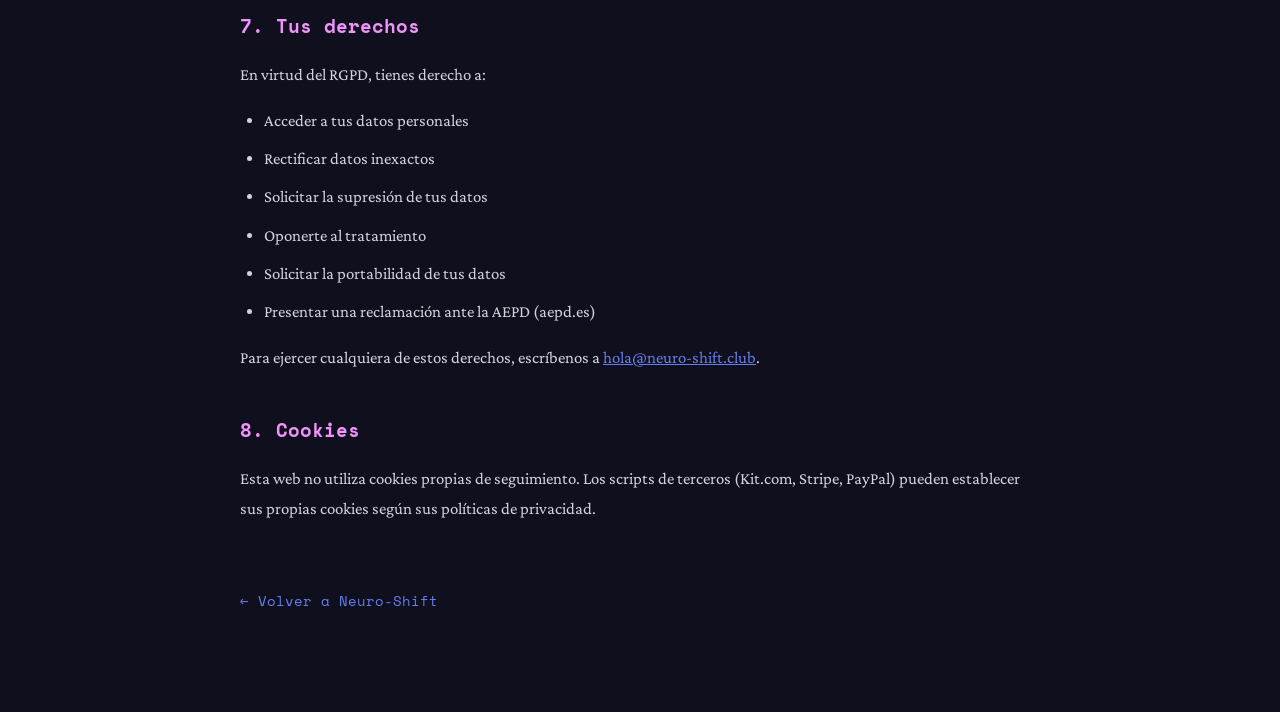
<file: privacidad.html>
<!-- POLÍTICA DE PRIVACIDAD -->
<!DOCTYPE html>
<html lang="es">
<head>
    <meta charset="UTF-8">
    <meta name="viewport" content="width=device-width, initial-scale=1.0">
    <title>Política de Privacidad - Neuro-Shift</title>
    <style>
        @import url('https://fonts.googleapis.com/css2?family=Space+Mono:wght@400;700&family=Crimson+Pro:wght@300;400;600;700&display=swap');
        :root {
            --primary: #667eea;
            --accent: #f093fb;
            --dark: #1a1a2e;
            --darker: #0f0f1e;
            --light: #f8f9ff;
            --gray: #6b7280;
        }
        * { margin: 0; padding: 0; box-sizing: border-box; }
        body {
            font-family: 'Crimson Pro', serif;
            background: var(--darker);
            color: var(--light);
            line-height: 1.8;
            padding: 2rem;
        }
        .container { max-width: 800px; margin: 4rem auto; }
        .logo {
            font-family: 'Space Mono', monospace;
            font-size: 1.5rem;
            font-weight: 700;
            background: linear-gradient(135deg, var(--primary), var(--accent));
            -webkit-background-clip: text;
            -webkit-text-fill-color: transparent;
            background-clip: text;
            margin-bottom: 3rem;
            display: block;
            text-decoration: none;
        }
        h1 {
            font-family: 'Space Mono', monospace;
            font-size: 2rem;
            margin-bottom: 0.5rem;
            color: var(--light);
        }
        .updated {
            color: var(--gray);
            font-size: 0.9rem;
            margin-bottom: 3rem;
        }
        h2 {
            font-family: 'Space Mono', monospace;
            font-size: 1.2rem;
            color: var(--accent);
            margin: 2.5rem 0 1rem;
        }
        p { color: #d1d5db; margin-bottom: 1rem; font-size: 1.05rem; }
        a { color: var(--primary); }
        .back {
            display: inline-block;
            margin-top: 3rem;
            color: var(--primary);
            text-decoration: none;
            font-family: 'Space Mono', monospace;
            font-size: 0.9rem;
        }
        ul { color: #d1d5db; padding-left: 1.5rem; margin-bottom: 1rem; }
        li { margin-bottom: 0.5rem; font-size: 1.05rem; }
    </style>
</head>
<body>
    <div class="container">
        <a href="/" class="logo">NEURO-SHIFT</a>
        <h1>Política de Privacidad</h1>
        <p class="updated">Última actualización: marzo 2026</p>

        <h2>1. Responsable del tratamiento</h2>
<p>Neuro-Shift<br>
Email: <a href="mailto:soporte@neuro-shift.club">soporte@neuro-shift.club</a></p>

        <h2>2. Datos que recopilamos</h2>
        <p>Recopilamos los siguientes datos personales:</p>
        <ul>
            <li>Dirección de email (al suscribirte a nuestros formularios o realizar una compra)</li>
            <li>Nombre (si lo proporcionas voluntariamente)</li>
            <li>Datos de pago (gestionados íntegramente por Stripe o PayPal — no almacenamos datos de tarjeta)</li>
        </ul>

        <h2>3. Finalidad del tratamiento</h2>
        <ul>
            <li>Envío del producto digital adquirido</li>
            <li>Envío de comunicaciones comerciales y contenido relacionado con PNL y los productos de Neuro-Shift (con tu consentimiento)</li>
            <li>Gestión de consultas y soporte</li>
        </ul>

        <h2>4. Base legal</h2>
        <p>El tratamiento de tus datos se basa en el consentimiento expreso que nos otorgas al suscribirte o realizar una compra, y en la ejecución del contrato de compraventa del producto digital.</p>

        <h2>5. Conservación de datos</h2>
        <p>Conservamos tus datos mientras mantengas la relación con Neuro-Shift o hasta que solicites su supresión. Los datos de transacciones se conservan durante el período legalmente exigido (5 años).</p>

        <h2>6. Destinatarios</h2>
        <p>Tus datos pueden ser compartidos con los siguientes proveedores de servicios, exclusivamente para la prestación del servicio:</p>
        <ul>
            <li><strong>Kit.com (ConvertKit)</strong> — plataforma de email marketing</li>
            <li><strong>Stripe</strong> — procesador de pagos</li>
            <li><strong>PayPal</strong> — procesador de pagos</li>
            <li><strong>Make.com</strong> — automatización de entregas</li>
        </ul>
        <p>No vendemos ni cedemos tus datos a terceros con fines comerciales.</p>

        <h2>7. Tus derechos</h2>
        <p>En virtud del RGPD, tienes derecho a:</p>
        <ul>
            <li>Acceder a tus datos personales</li>
            <li>Rectificar datos inexactos</li>
            <li>Solicitar la supresión de tus datos</li>
            <li>Oponerte al tratamiento</li>
            <li>Solicitar la portabilidad de tus datos</li>
            <li>Presentar una reclamación ante la AEPD (aepd.es)</li>
        </ul>
        <p>Para ejercer cualquiera de estos derechos, escríbenos a <a href="mailto:hola@neuro-shift.club">hola@neuro-shift.club</a>.</p>

        <h2>8. Cookies</h2>
        <p>Esta web no utiliza cookies propias de seguimiento. Los scripts de terceros (Kit.com, Stripe, PayPal) pueden establecer sus propias cookies según sus políticas de privacidad.</p>

        <a href="/" class="back">← Volver a Neuro-Shift</a>
    </div>
</body>
</html>
</file>
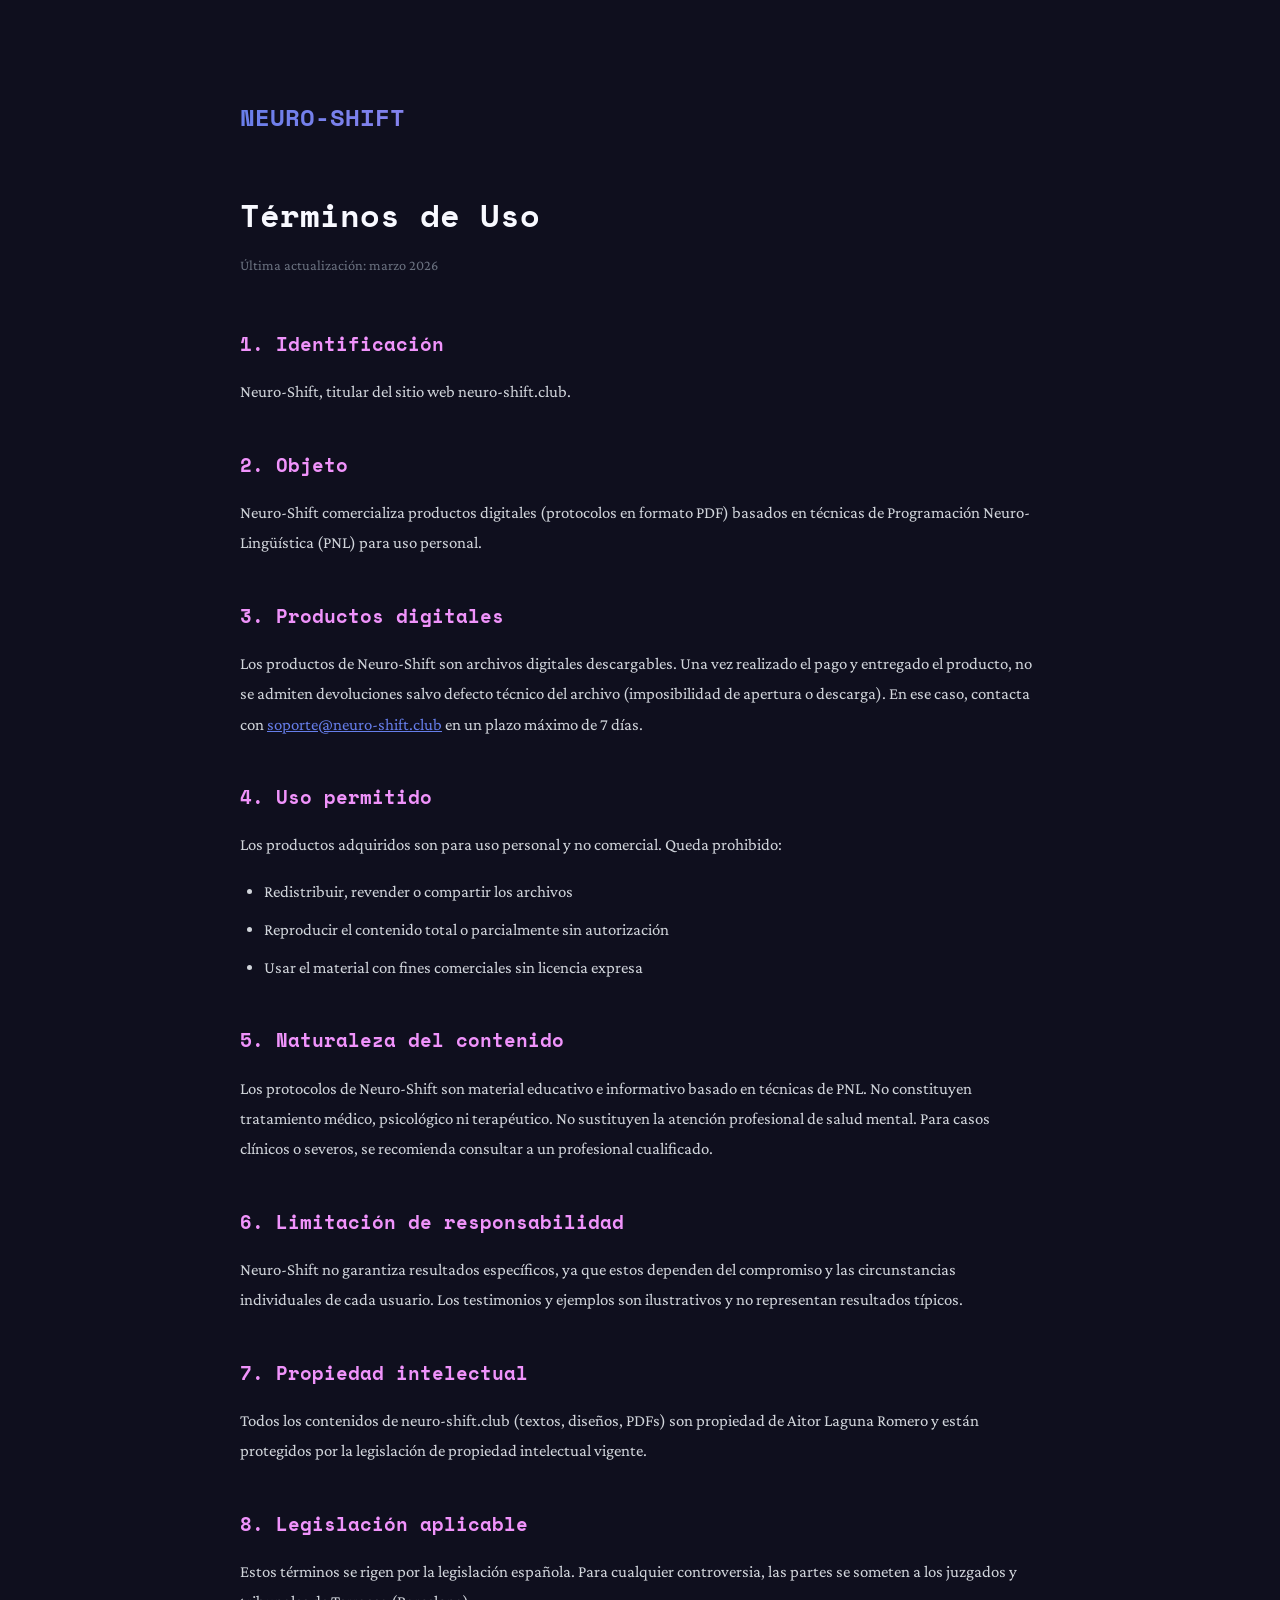
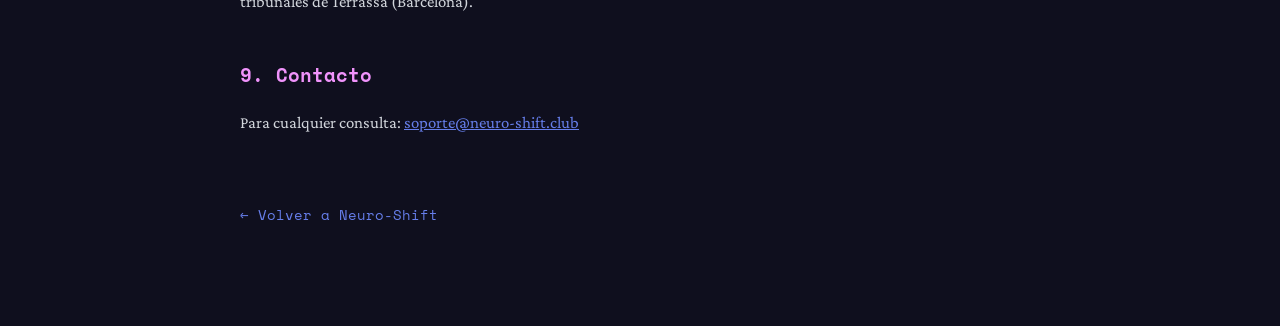
<file: terminos.html>
<!DOCTYPE html>
<html lang="es">
<head>
    <meta charset="UTF-8">
    <meta name="viewport" content="width=device-width, initial-scale=1.0">
    <title>Términos de Uso - Neuro-Shift</title>
    <style>
        @import url('https://fonts.googleapis.com/css2?family=Space+Mono:wght@400;700&family=Crimson+Pro:wght@300;400;600;700&display=swap');
        :root {
            --primary: #667eea;
            --accent: #f093fb;
            --dark: #1a1a2e;
            --darker: #0f0f1e;
            --light: #f8f9ff;
            --gray: #6b7280;
        }
        * { margin: 0; padding: 0; box-sizing: border-box; }
        body {
            font-family: 'Crimson Pro', serif;
            background: var(--darker);
            color: var(--light);
            line-height: 1.8;
            padding: 2rem;
        }
        .container { max-width: 800px; margin: 4rem auto; }
        .logo {
            font-family: 'Space Mono', monospace;
            font-size: 1.5rem;
            font-weight: 700;
            background: linear-gradient(135deg, var(--primary), var(--accent));
            -webkit-background-clip: text;
            -webkit-text-fill-color: transparent;
            background-clip: text;
            margin-bottom: 3rem;
            display: block;
            text-decoration: none;
        }
        h1 {
            font-family: 'Space Mono', monospace;
            font-size: 2rem;
            margin-bottom: 0.5rem;
            color: var(--light);
        }
        .updated { color: var(--gray); font-size: 0.9rem; margin-bottom: 3rem; }
        h2 {
            font-family: 'Space Mono', monospace;
            font-size: 1.2rem;
            color: var(--accent);
            margin: 2.5rem 0 1rem;
        }
        p { color: #d1d5db; margin-bottom: 1rem; font-size: 1.05rem; }
        a { color: var(--primary); }
        .back {
            display: inline-block;
            margin-top: 3rem;
            color: var(--primary);
            text-decoration: none;
            font-family: 'Space Mono', monospace;
            font-size: 0.9rem;
        }
        ul { color: #d1d5db; padding-left: 1.5rem; margin-bottom: 1rem; }
        li { margin-bottom: 0.5rem; font-size: 1.05rem; }
    </style>
</head>
<body>
    <div class="container">
        <a href="/" class="logo">NEURO-SHIFT</a>
        <h1>Términos de Uso</h1>
        <p class="updated">Última actualización: marzo 2026</p>

        <h2>1. Identificación</h2>
<p>Neuro-Shift, titular del sitio web neuro-shift.club.</p>

        <h2>2. Objeto</h2>
        <p>Neuro-Shift comercializa productos digitales (protocolos en formato PDF) basados en técnicas de Programación Neuro-Lingüística (PNL) para uso personal.</p>

        <h2>3. Productos digitales</h2>
        <p>Los productos de Neuro-Shift son archivos digitales descargables. Una vez realizado el pago y entregado el producto, no se admiten devoluciones salvo defecto técnico del archivo (imposibilidad de apertura o descarga). En ese caso, contacta con <a href="mailto:soporte@neuro-shift.club">soporte@neuro-shift.club</a> en un plazo máximo de 7 días.</p>

        <h2>4. Uso permitido</h2>
        <p>Los productos adquiridos son para uso personal y no comercial. Queda prohibido:</p>
        <ul>
            <li>Redistribuir, revender o compartir los archivos</li>
            <li>Reproducir el contenido total o parcialmente sin autorización</li>
            <li>Usar el material con fines comerciales sin licencia expresa</li>
        </ul>

        <h2>5. Naturaleza del contenido</h2>
        <p>Los protocolos de Neuro-Shift son material educativo e informativo basado en técnicas de PNL. No constituyen tratamiento médico, psicológico ni terapéutico. No sustituyen la atención profesional de salud mental. Para casos clínicos o severos, se recomienda consultar a un profesional cualificado.</p>

        <h2>6. Limitación de responsabilidad</h2>
        <p>Neuro-Shift no garantiza resultados específicos, ya que estos dependen del compromiso y las circunstancias individuales de cada usuario. Los testimonios y ejemplos son ilustrativos y no representan resultados típicos.</p>

        <h2>7. Propiedad intelectual</h2>
        <p>Todos los contenidos de neuro-shift.club (textos, diseños, PDFs) son propiedad de Aitor Laguna Romero y están protegidos por la legislación de propiedad intelectual vigente.</p>

        <h2>8. Legislación aplicable</h2>
        <p>Estos términos se rigen por la legislación española. Para cualquier controversia, las partes se someten a los juzgados y tribunales de Terrassa (Barcelona).</p>

        <h2>9. Contacto</h2>
        <p>Para cualquier consulta: <a href="mailto:soporte@neuro-shift.club">soporte@neuro-shift.club</a></p>

        <a href="/" class="back">← Volver a Neuro-Shift</a>
    </div>
</body>
</html>
</file>
<file: assets/site.css>
:root{
    --ink:#17140F;
    --ink-soft:#4A443A;
    --paper:#FFFFFF;
    --paper-soft:#F6F2EA;
    --rust:#8B3A52;
    --rust-dark:#6B2A3E;
    --lime:#E8C547;
    --rose:#D4A5A0;
    --line:#E6E0D2;
    --maxw:1180px;
  }

  *{box-sizing:border-box; margin:0; padding:0;}

  html{scroll-behavior:smooth;}

  @media (prefers-reduced-motion: reduce){
    html{scroll-behavior:auto;}
    *{animation-duration:0.001ms !important; transition-duration:0.001ms !important;}
  }

  body{
    background:var(--paper);
    color:var(--ink);
    font-family:'Fraunces', Georgia, serif;
    -webkit-font-smoothing:antialiased;
    overflow-x:hidden;
  }

  .mono{
    font-family:'Space Mono', 'Courier New', monospace;
  }

  .wrap{
    max-width:var(--maxw);
    margin:0 auto;
    padding:0 28px;
  }

  a{color:inherit; text-decoration:none;}

  img{max-width:100%; display:block;}

  /* ---------- reveal ---------- */
  .reveal{
    opacity:0;
    transform:translateY(24px);
    transition:opacity .7s cubic-bezier(.16,.84,.44,1), transform .7s cubic-bezier(.16,.84,.44,1);
  }
  .reveal.is-visible{
    opacity:1;
    transform:translateY(0);
  }

  /* ---------- header ---------- */
  header{
    position:sticky;
    top:0;
    z-index:50;
    background:rgba(255,255,255,.92);
    backdrop-filter:blur(6px);
    border-bottom:1px solid var(--line);
  }
  .nav{
    display:flex;
    align-items:center;
    justify-content:space-between;
    padding:18px 28px;
    max-width:var(--maxw);
    margin:0 auto;
  }
  .logo{
    font-family:'Space Mono', monospace;
    font-weight:700;
    font-size:15px;
    letter-spacing:.06em;
    display:flex;
    align-items:center;
    gap:8px;
  }
  .logo .dot{
    width:9px; height:9px;
    background:var(--rust);
    border-radius:50%;
    display:inline-block;
    box-shadow:0 0 0 3px rgba(196,69,31,.15);
  }
  nav.links{
    display:flex;
    gap:28px;
    font-family:'Space Mono', monospace;
    font-size:13px;
    letter-spacing:.03em;
  }
  nav.links a{
    opacity:.75;
    transition:opacity .2s ease;
    border-bottom:1px solid transparent;
    padding-bottom:2px;
  }
  nav.links a:hover{opacity:1; border-color:var(--rust);}
  .nav-cta{
    font-family:'Space Mono', monospace;
    font-size:12px;
    font-weight:700;
    letter-spacing:.04em;
    background:var(--ink);
    color:var(--paper);
    padding:10px 18px;
    border-radius:2px;
    white-space:nowrap;
  }
  .nav-cta:hover{background:var(--rust);}
  @media (max-width:720px){
    nav.links{display:none;}
  }

  /* ---------- buttons ---------- */
  .btn{
    display:inline-flex;
    align-items:center;
    gap:10px;
    font-family:'Space Mono', monospace;
    font-weight:700;
    font-size:14px;
    letter-spacing:.02em;
    padding:16px 26px;
    border-radius:2px;
    cursor:pointer;
    border:1px solid transparent;
    transition:transform .25s cubic-bezier(.34,1.56,.64,1), background .2s ease, color .2s ease, border-color .2s ease;
  }
  .btn:hover{transform:translateY(-3px);}
  .btn-primary{
    background:var(--ink);
    color:var(--paper);
  }
  .btn-primary:hover{background:var(--rust);}
  .btn-outline{
    background:transparent;
    color:var(--ink);
    border-color:var(--ink);
  }
  .btn-outline:hover{background:var(--ink); color:var(--paper);}
  .btn-lime{
    background:var(--lime);
    color:var(--ink);
  }
  .btn-lime:hover{background:var(--paper); }
  .btn-ghost-light{
    background:transparent;
    color:var(--paper);
    border-color:rgba(255,255,255,.5);
  }
  .btn-ghost-light:hover{background:var(--paper); color:var(--rust-dark); border-color:var(--paper);}

  /* ---------- kicker ---------- */
  .kicker{
    font-family:'Space Mono', monospace;
    font-size:12.5px;
    font-weight:700;
    letter-spacing:.14em;
    text-transform:uppercase;
    color:var(--rust);
    display:flex;
    align-items:center;
    gap:10px;
    margin-bottom:18px;
  }
  .kicker::before{
    content:"";
    width:26px; height:1px;
    background:var(--rust);
  }

  /* ---------- hero ---------- */
  .hero{
    position:relative;
    padding:96px 0 88px;
    border-bottom:1px solid var(--line);
    overflow:hidden;
  }
  .hero-grid{
    display:grid;
    grid-template-columns:repeat(12,1fr);
    gap:20px;
    align-items:start;
  }
  .hero-copy{
    grid-column:1 / span 8;
  }
  h1.hero-title{
    font-size:clamp(2.6rem, 6vw, 5.2rem);
    font-weight:600;
    line-height:0.98;
    letter-spacing:-.01em;
  }
  h1.hero-title em{
    font-style:italic;
    font-weight:400;
    color:var(--rust);
  }
  .hero-sub{
    font-family:'Space Mono', monospace;
    font-size:16px;
    line-height:1.65;
    color:var(--ink-soft);
    max-width:46ch;
    margin-top:26px;
  }
  .hero-actions{
    display:flex;
    align-items:center;
    gap:22px;
    margin-top:38px;
    flex-wrap:wrap;
  }
  .trust-line{
    font-family:'Space Mono', monospace;
    font-size:12px;
    color:var(--ink-soft);
    letter-spacing:.02em;
  }

  /* decorative switch graphic */
  .switch-deco{
    grid-column:9 / span 4;
    justify-self:end;
    margin-top:18px;
    display:flex;
    flex-direction:column;
    align-items:flex-end;
    gap:14px;
  }
  .switch-pill{
    width:132px;
    height:64px;
    border:2px solid var(--ink);
    border-radius:40px;
    position:relative;
    background:var(--paper-soft);
  }
  .switch-knob{
    position:absolute;
    top:6px; left:6px;
    width:44px; height:44px;
    border-radius:50%;
    background:var(--ink);
    transition:left 1.1s cubic-bezier(.65,0,.35,1), background 1.1s ease;
  }
  .switch-pill.on .switch-knob{
    left:76px;
    background:var(--lime);
    box-shadow:0 0 22px rgba(200,255,77,.7);
  }
  .switch-label{
    font-family:'Space Mono', monospace;
    font-size:11px;
    letter-spacing:.12em;
    color:var(--ink-soft);
  }

  .hero-bignum{
    position:absolute;
    right:-40px;
    bottom:-90px;
    font-size:min(38vw, 420px);
    font-weight:900;
    color:var(--paper-soft);
    line-height:1;
    z-index:-1;
    user-select:none;
  }

  @media (max-width:860px){
    .hero-copy{grid-column:1 / span 12;}
    .switch-deco{grid-column:1 / span 12; justify-self:start; align-items:flex-start; margin-top:34px;}
  }

  /* ---------- section headers ---------- */
  .section{
    padding:100px 0;
  }
  .section-head{
    display:flex;
    justify-content:space-between;
    align-items:flex-end;
    gap:40px;
    margin-bottom:56px;
    flex-wrap:wrap;
  }
  .section-title{
    font-size:clamp(2rem, 3.6vw, 3rem);
    font-weight:600;
    letter-spacing:-.01em;
    max-width:16ch;
  }
  .section-note{
    font-family:'Space Mono', monospace;
    font-size:13px;
    color:var(--ink-soft);
    max-width:32ch;
    line-height:1.6;
    text-align:right;
  }
  @media (max-width:720px){
    .section-note{text-align:left;}
  }

  /* ---------- product grid ---------- */
  .products{
    display:grid;
    grid-template-columns:repeat(2,1fr);
    gap:22px;
  }
  .card{
    border:1px solid var(--line);
    background:var(--paper-soft);
    padding:34px 30px 30px;
    display:flex;
    flex-direction:column;
    gap:18px;
    min-height:220px;
    transition:border-color .3s ease, transform .3s cubic-bezier(.34,1.56,.64,1), box-shadow .3s ease;
  }
  .card:hover{
    border-color:var(--ink);
    transform:translateY(-6px);
    box-shadow:8px 8px 0 var(--rust);
  }
  .card-top{
    display:flex;
    justify-content:space-between;
    align-items:center;
  }
  .card-num{
    font-family:'Space Mono', monospace;
    font-size:12px;
    color:var(--ink-soft);
    letter-spacing:.08em;
  }
  .card-tag{
    font-family:'Space Mono', monospace;
    font-size:11px;
    font-weight:700;
    letter-spacing:.08em;
    color:var(--ink);
    background:var(--rose);
    border:1px solid var(--rose);
    padding:3px 9px;
    border-radius:20px;
  }
  .card-name{
    font-family:'Space Mono', monospace;
    font-size:18px;
    font-weight:700;
    letter-spacing:.06em;
    text-transform:uppercase;
    color:var(--rust);
  }
  .card-title{
    font-size:clamp(1.3rem, 2vw, 1.55rem);
    font-weight:500;
    line-height:1.28;
    flex-grow:1;
  }
  .card-bottom{
    display:flex;
    align-items:center;
    justify-content:space-between;
    margin-top:auto;
    padding-top:14px;
    border-top:1px solid var(--line);
  }
  .card-price{
    font-family:'Space Mono', monospace;
    font-weight:700;
    font-size:22px;
  }
  .card-cta{
    font-family:'Space Mono', monospace;
    font-size:12px;
    font-weight:700;
    letter-spacing:.03em;
    display:inline-flex;
    align-items:center;
    gap:6px;
    background:var(--rust);
    color:#FFFFFF;
    padding:12px 28px;
    border-radius:4px;
    transition:background .2s ease, transform .25s ease;
  }
  .card-cta:hover{background:var(--rust-dark); transform:translateY(-2px);}
  .card-cta .arrow{transition:transform .25s ease;}
  .card:hover .card-cta .arrow{transform:translateX(4px);}

  @media (max-width:720px){
    .products{grid-template-columns:1fr;}
  }

  /* ---------- pack ---------- */
  .pack{
    background:var(--rust);
    color:var(--paper);
    padding:96px 0;
    position:relative;
    overflow:hidden;
  }
  .pack-grid{
    display:grid;
    grid-template-columns:1.1fr .9fr;
    gap:60px;
    align-items:center;
  }
  .pack-kicker{
    font-family:'Space Mono', monospace;
    font-size:12.5px;
    font-weight:700;
    letter-spacing:.14em;
    text-transform:uppercase;
    color:var(--lime);
    margin-bottom:18px;
  }
  .pack-title{
    font-size:clamp(2rem, 4vw, 3.1rem);
    font-weight:600;
    line-height:1.08;
    max-width:14ch;
  }
  .pack-items{
    font-family:'Space Mono', monospace;
    font-size:14px;
    line-height:2.1;
    margin-top:28px;
    border-top:1px solid rgba(255,255,255,.3);
    padding-top:20px;
  }
  .pack-items li{list-style:none; display:flex; justify-content:space-between; gap:20px;}
  .pack-price-box{
    background:rgba(255,255,255,.08);
    border:1px solid rgba(255,255,255,.35);
    padding:40px;
  }
  .pack-old{
    font-family:'Space Mono', monospace;
    font-size:1.6rem;
    text-decoration:line-through;
    color:rgba(255,255,255,.8);
    display:block;
  }
  .pack-old-label{
    font-family:'Space Mono', monospace;
    font-size:11px;
    letter-spacing:.1em;
    text-transform:uppercase;
    color:rgba(255,255,255,.8);
    margin-top:4px;
  }
  .pack-new{
    font-size:clamp(3rem, 6vw, 4.6rem);
    font-weight:700;
    line-height:1;
    margin-top:6px;
  }
  .pack-new sup{font-size:1.6rem; font-weight:400;}
  .pack-save{
    font-family:'Space Mono', monospace;
    font-size:12px;
    letter-spacing:.05em;
    color:var(--lime);
    margin-top:10px;
  }
  .pack-price-box .btn{margin-top:26px; width:100%; justify-content:center;}

  @media (max-width:860px){
    .pack-grid{grid-template-columns:1fr;}
  }

  /* ---------- manual ---------- */
  .manual{
    padding:110px 0;
    border-bottom:1px solid var(--line);
  }
  .manual-grid{
    display:grid;
    grid-template-columns:repeat(12,1fr);
    gap:30px;
    align-items:start;
  }
  .manual-num{
    grid-column:1 / span 12;
    font-family:'Space Mono', monospace;
    font-size:13px;
    color:var(--ink-soft);
    letter-spacing:.1em;
    margin-bottom:10px;
  }
  .manual-title{
    grid-column:1 / span 7;
    font-size:clamp(2.1rem, 4.2vw, 3.4rem);
    font-weight:600;
    line-height:1.1;
  }
  .manual-title .accent{color:var(--rust); font-style:italic; font-weight:400;}
  .manual-side{
    grid-column:9 / span 4;
    align-self:end;
    border-left:2px solid var(--ink);
    padding-left:26px;
  }
  .manual-price{
    font-family:'Space Mono', monospace;
    font-weight:700;
    font-size:3rem;
  }
  .manual-price sup{font-size:1.4rem;}
  .manual-side p.mono{
    font-size:13px;
    color:var(--ink-soft);
    line-height:1.7;
    margin:14px 0 26px;
  }
  @media (max-width:860px){
    .manual-title,.manual-side{grid-column:1 / span 12;}
    .manual-side{border-left:none; border-top:2px solid var(--ink); padding-left:0; padding-top:24px; margin-top:30px;}
  }

  /* ---------- footer ---------- */
  footer{
    background:var(--ink);
    color:var(--paper);
    padding:70px 0 34px;
  }
  .footer-grid{
    display:flex;
    justify-content:space-between;
    flex-wrap:wrap;
    gap:40px;
    padding-bottom:44px;
    border-bottom:1px solid rgba(255,255,255,.15);
  }
  .footer-brand{
    font-family:'Fraunces', serif;
    font-size:2rem;
    font-weight:600;
  }
  .footer-brand span{color:var(--lime);}
  .footer-col h4{
    font-family:'Space Mono', monospace;
    font-size:11px;
    letter-spacing:.12em;
    text-transform:uppercase;
    color:rgba(255,255,255,.5);
    margin-bottom:14px;
  }
  .footer-col a, .footer-col p{
    display:block;
    font-family:'DM Sans', sans-serif;
    font-size:14px;
    margin-bottom:8px;
    opacity:.9;
  }
  .footer-col a:hover{color:var(--lime);}
  .footer-bottom{
    display:flex;
    justify-content:space-between;
    flex-wrap:wrap;
    gap:12px;
    margin-top:28px;
    font-family:'Space Mono', monospace;
    font-size:12px;
    opacity:.55;
  }

/* =========================================================
   Añadidos oct-2026: páginas internas, captación, cookies
   ========================================================= */
.logo a{display:flex; align-items:center; gap:8px;}

/* ---------- lead magnet ---------- */
.lead{background:var(--paper-soft); border-top:1px solid var(--line); border-bottom:1px solid var(--line); padding:90px 0;}
.lead-grid{display:grid; grid-template-columns:1.1fr .9fr; gap:56px; align-items:center;}
.lead-title{font-size:clamp(1.9rem,3.4vw,2.8rem); font-weight:600; line-height:1.1; max-width:18ch;}
.lead-title em{font-style:italic; font-weight:400; color:var(--rust);}
.lead-list{font-family:'Space Mono',monospace; font-size:14px; line-height:1.9; margin-top:22px; color:var(--ink-soft); list-style:none;}
.lead-list li::before{content:"→ "; color:var(--rust); font-weight:700;}
.lead-form{background:var(--paper); border:1px solid var(--ink); padding:34px; box-shadow:8px 8px 0 var(--rust);}
.lead-form label{display:block; font-family:'Space Mono',monospace; font-size:12px; letter-spacing:.08em; text-transform:uppercase; margin-bottom:8px;}
.lead-form input[type=email], .lead-form input[type=text]{width:100%; font:16px 'DM Sans',sans-serif; padding:14px 16px; border:1px solid var(--ink); border-radius:2px; margin-bottom:16px; background:#fff; color:var(--ink);}
.lead-form .btn{width:100%; justify-content:center;}
.lead-form .fine{font-family:'DM Sans',sans-serif; font-size:12px; color:var(--ink-soft); line-height:1.5; margin-top:14px;}
.lead-form .fine a{text-decoration:underline;}
.lead-form .check{display:flex; gap:10px; align-items:flex-start; font-family:'DM Sans',sans-serif; font-size:13px; text-transform:none; letter-spacing:0; line-height:1.45; margin-bottom:18px;}
.lead-form .check input{margin-top:3px;}
@media (max-width:860px){.lead-grid{grid-template-columns:1fr;}}

/* ---------- avisos ---------- */
.card-note{font-family:'DM Sans',sans-serif; font-size:12.5px; color:var(--ink-soft); line-height:1.5; border-left:2px solid var(--rose); padding-left:10px;}
.card-more{font-family:'Space Mono',monospace; font-size:12px; font-weight:700; text-decoration:underline; text-underline-offset:3px;}
.disclaimer{font-family:'DM Sans',sans-serif; font-size:13px; line-height:1.6; opacity:.7; max-width:80ch; margin-top:22px;}
.footer-legal{display:flex; flex-wrap:wrap; gap:18px; margin-top:18px; font-family:'Space Mono',monospace; font-size:12px; opacity:.75;}
.footer-legal a:hover{color:var(--lime);}
.footer-legal button{background:none; border:0; color:inherit; font:inherit; cursor:pointer; padding:0;}

/* ---------- páginas internas ---------- */
.page{padding:80px 0 100px;}
.prose{max-width:760px; margin:0 auto; padding:0 28px; font-family:'DM Sans',sans-serif; font-size:17px; line-height:1.7; color:var(--ink);}
.prose h1{font-family:'Fraunces',serif; font-size:clamp(2.1rem,4.5vw,3.2rem); font-weight:600; line-height:1.08; margin-bottom:24px;}
.prose h1 em{font-style:italic; font-weight:400; color:var(--rust);}
.prose h2{font-family:'Fraunces',serif; font-size:clamp(1.5rem,2.6vw,2rem); font-weight:600; line-height:1.2; margin:52px 0 16px;}
.prose h3{font-family:'Space Mono',monospace; font-size:15px; letter-spacing:.04em; text-transform:uppercase; color:var(--rust); margin:30px 0 10px;}
.prose p{margin:0 0 16px;}
.prose ul, .prose ol{margin:0 0 18px 22px;}
.prose li{margin-bottom:8px;}
.prose a{text-decoration:underline; text-underline-offset:3px;}
.prose strong{font-weight:700;}
.prose table{width:100%; border-collapse:collapse; margin:10px 0 22px; font-size:15px;}
.prose th, .prose td{border:1px solid var(--line); padding:10px 12px; text-align:left; vertical-align:top;}
.prose th{background:var(--paper-soft); font-family:'Space Mono',monospace; font-size:12px; letter-spacing:.04em;}
.prose .lede{font-size:19px; color:var(--ink-soft);}
.prose .meta{font-family:'Space Mono',monospace; font-size:12px; color:var(--ink-soft); margin-bottom:30px;}
.prose .callout{background:var(--paper-soft); border-left:3px solid var(--rust); padding:18px 22px; margin:24px 0;}
.prose .pending{background:#FFF4CC; padding:0 4px;}

/* ---------- landing de producto ---------- */
.lp-hero{padding:80px 0 70px; border-bottom:1px solid var(--line);}
.lp-hero .wrap{max-width:900px;}
.lp-title{font-size:clamp(2.3rem,5.4vw,4.2rem); font-weight:600; line-height:1.02; letter-spacing:-.01em;}
.lp-title em{font-style:italic; font-weight:400; color:var(--rust);}
.lp-sub{font-family:'Space Mono',monospace; font-size:15.5px; line-height:1.7; color:var(--ink-soft); max-width:58ch; margin-top:24px;}
.buybox{display:flex; flex-wrap:wrap; align-items:center; gap:22px; margin-top:34px;}
.buybox .price{font-family:'Space Mono',monospace; font-size:2.4rem; font-weight:700;}
.buybox .trust-line{max-width:30ch;}
.steps{display:grid; grid-template-columns:repeat(3,1fr); gap:18px; margin:22px 0 10px;}
.step{background:var(--paper-soft); border:1px solid var(--line); padding:22px;}
.step b{display:block; font-family:'Space Mono',monospace; font-size:12px; color:var(--rust); letter-spacing:.08em; margin-bottom:8px;}
@media (max-width:720px){.steps{grid-template-columns:1fr;}}
.faq details{border-top:1px solid var(--line); padding:16px 0;}
.faq details:last-child{border-bottom:1px solid var(--line);}
.faq summary{cursor:pointer; font-weight:700; list-style:none;}
.faq summary::before{content:"+ "; font-family:'Space Mono',monospace; color:var(--rust);}
.faq details[open] summary::before{content:"– ";}
.faq details p{margin-top:10px;}
.upsell{background:var(--rust); color:#fff; padding:30px; margin:40px 0;}
.upsell a{color:var(--lime);}
.final-cta{text-align:center; padding:50px 0 10px;}

/* ---------- banner cookies ---------- */
.cc{position:fixed; left:16px; right:16px; bottom:16px; z-index:100; max-width:640px; margin:0 auto; background:var(--ink); color:#fff; padding:20px 22px; border-radius:4px; box-shadow:0 10px 40px rgba(0,0,0,.25); font-family:'DM Sans',sans-serif; font-size:14px; line-height:1.5;}
.cc a{text-decoration:underline; color:var(--lime);}
.cc-actions{display:flex; gap:10px; flex-wrap:wrap; margin-top:14px;}
.cc button{font-family:'Space Mono',monospace; font-size:12px; font-weight:700; padding:10px 16px; border-radius:2px; cursor:pointer; border:1px solid #fff;}
.cc .cc-yes{background:var(--lime); color:var(--ink); border-color:var(--lime);}
.cc .cc-no{background:transparent; color:#fff;}
</file>
